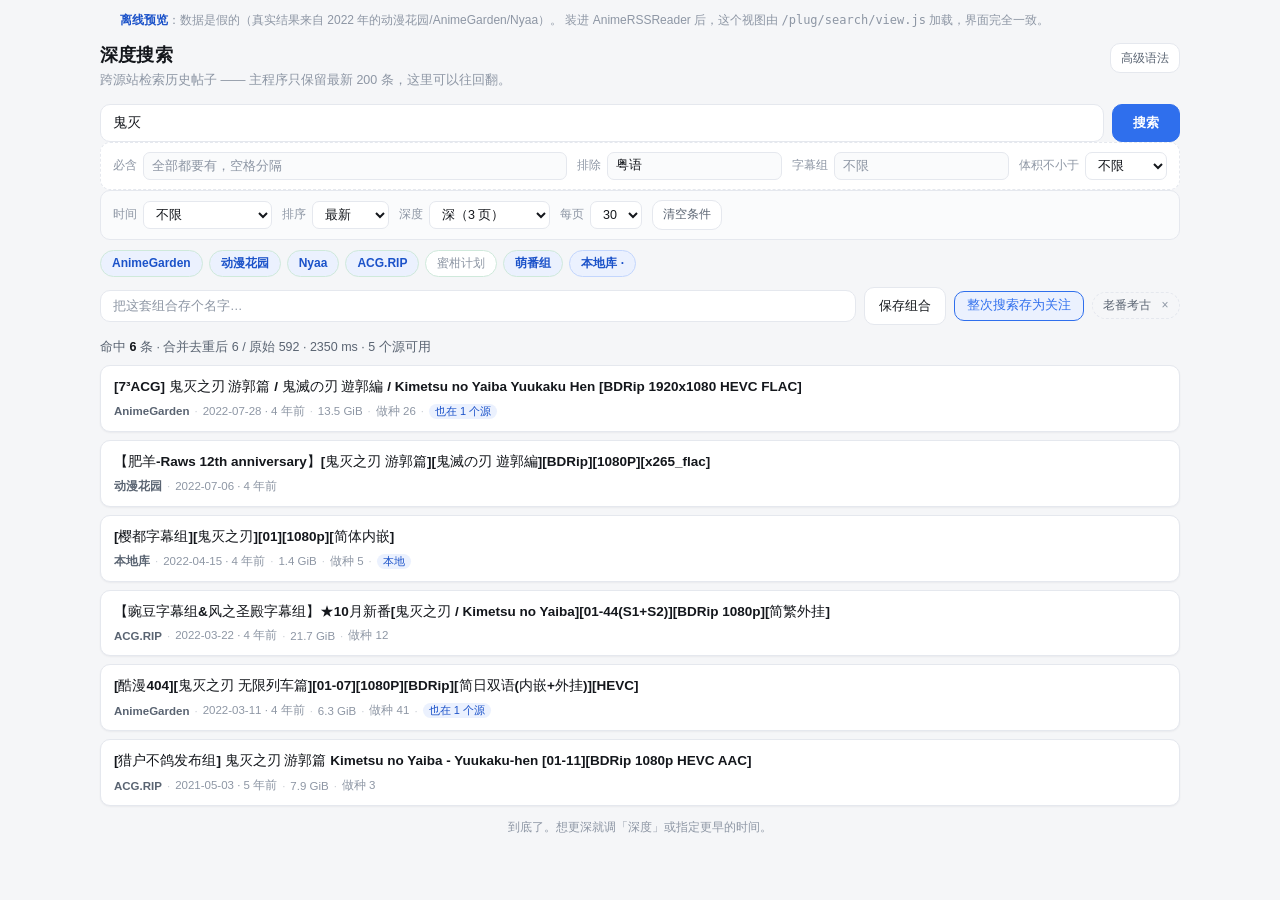
<file: examples/plugins/arr_search/preview/preview.html>
<!DOCTYPE html>
<html lang="zh-CN">
<head>
<meta charset="utf-8">
<title>深度搜索 · 界面预览（假数据）</title>
<link rel="stylesheet" href="../static/view.css">
<style>
  /* 复刻主程序 static/style.css 的 :root 变量，让预览与真实外观一致 */
  :root {
    --bg: #f5f6f8; --panel: #ffffff; --panel-2: #fafbfc; --rail: #fbfbfc;
    --line: #e5e8ee; --line-soft: #eef0f4; --fg: #14171c; --fg-2: #5a6472;
    --fg-3: #8d96a4; --accent: #2f6fed; --accent-soft: #ebf1fe;
    --accent-line: #c3d6fd; --accent-fg: #1b52c9; --ok: #12924f; --warn: #b26a00;
    --shadow-sm: 0 1px 2px rgba(16, 24, 40, .05);
    --shadow: 0 10px 30px rgba(16, 24, 40, .09);
    --r-sm: 7px; --r: 10px; --r-lg: 14px;
    --font: -apple-system, BlinkMacSystemFont, "Segoe UI", "PingFang SC",
            "Hiragino Sans GB", "Microsoft YaHei", sans-serif;
  }
  * { box-sizing: border-box; }
  body {
    margin: 0; background: var(--bg); color: var(--fg); font-family: var(--font);
    font-size: 14px; -webkit-font-smoothing: antialiased;
  }
  .demo-note {
    max-width: 1080px; margin: 0 auto; padding: 12px 20px 0;
    font-size: 12px; color: var(--fg-3);
  }
  .demo-note b { color: var(--accent-fg); }
  .plugin-host { max-width: 1120px; margin: 0 auto; padding: 14px 20px 40px; }
</style>
</head>
<body>
<div class="demo-note">
  <b>离线预览</b>：数据是假的（真实结果来自 2022 年的动漫花园/AnimeGarden/Nyaa）。
  装进 AnimeRSSReader 后，这个视图由 <code>/plug/search/view.js</code> 加载，界面完全一致。
</div>
<div class="plugin-host" id="pluginHost"></div>

<script>
/* ---------- 1. 极简 ARR 替身：只为让 view.js 能注册并被挂载 ---------- */
(function () {
  var views = {};
  window.ARR = {
    version: 1,
    registerView: function (spec) { views[spec.id] = spec; window.__SPEC = spec; return true; },
    getView: function (id) { return views[id] || null; },
    views: function () { return Object.keys(views); },
    on: function () {}, off: function () {}, emit: function () {},
    toast: function (m) { toast(m); },
    esc: esc,
    api: { get: get, send: send },
    openItem: function () {}
  };

  function esc(s) {
    return String(s == null ? "" : s).replace(/[&<>"']/g, function (c) {
      return { "&": "&amp;", "<": "&lt;", ">": "&gt;", '"': "&quot;", "'": "&#39;" }[c];
    });
  }

  var tipBox = null;
  function toast(msg) {
    if (!tipBox) {
      tipBox = document.createElement("div");
      tipBox.style.cssText = "position:fixed;left:50%;bottom:28px;transform:translateX(-50%);" +
        "background:#14171c;color:#fff;padding:8px 14px;border-radius:8px;font-size:12.5px;" +
        "z-index:99;opacity:0;transition:opacity .2s;pointer-events:none";
      document.body.appendChild(tipBox);
    }
    tipBox.textContent = msg;
    tipBox.style.opacity = "1";
    clearTimeout(tipBox._t);
    tipBox._t = setTimeout(function () { tipBox.style.opacity = "0"; }, 1800);
  }

  /* ---------- 2. 假数据（结构与后端 /api/search 一致） ---------- */
  var DATA = [
    { id: "p1", source: "animegarden", sourceName: "AnimeGarden", ts: 1658995200, size: "13.5 GiB",
      seeders: 26, title: "[7³ACG] 鬼灭之刃 游郭篇 / 鬼滅の刃 遊郭編 / Kimetsu no Yaiba Yuukaku Hen [BDRip 1920x1080 HEVC FLAC]",
      magnet: "magnet:?xt=urn:btih:aaaa", alsoIn: ["dmhy"] },
    { id: "p2", source: "dmhy", sourceName: "动漫花园", ts: 1657065600, size: "", seeders: null,
      title: "【肥羊-Raws 12th anniversary】[鬼灭之刃 游郭篇][鬼滅の刃 遊郭編][BDRip][1080P][x265_flac]",
      magnet: "magnet:?xt=urn:btih:bbbb", alsoIn: [] },
    { id: "p3", source: "nyaa", sourceName: "Nyaa", ts: 1634198400, size: "31.6 GiB", seeders: 8,
      title: "[FLE] Kimetsu no Yaiba - S01 REPACK (BD 1080p HEVC x265 10-bit FLAC)",
      magnet: "magnet:?xt=urn:btih:cccc", alsoIn: [] },
    { id: "p4", source: "animegarden", sourceName: "AnimeGarden", ts: 1646956800, size: "6.3 GiB",
      seeders: 41, title: "[酷漫404][鬼灭之刃 无限列车篇][01-07][1080P][BDRip][简日双语(内嵌+外挂)][HEVC]",
      magnet: "magnet:?xt=urn:btih:dddd", alsoIn: ["acgrip"] },
    { id: "p5", source: "acgrip", sourceName: "ACG.RIP", ts: 1647907200, size: "21.7 GiB", seeders: 12,
      title: "【豌豆字幕组&风之圣殿字幕组】★10月新番[鬼灭之刃 / Kimetsu no Yaiba][01-44(S1+S2)][BDRip 1080p][简繁外挂]",
      magnet: "magnet:?xt=urn:btih:eeee", alsoIn: [] },
    { id: "p6", source: "acgrip", sourceName: "ACG.RIP", ts: 1620000000, size: "7.9 GiB", seeders: 3,
      title: "[猎户不鸽发布组] 鬼灭之刃 游郭篇 Kimetsu no Yaiba - Yuukaku-hen [01-11][BDRip 1080p HEVC AAC]",
      magnet: "magnet:?xt=urn:btih:ffff", alsoIn: [] },
    { id: "p7", source: "local", sourceName: "本地库", ts: 1650000000, size: "1.4 GiB", seeders: 5,
      title: "[樱都字幕组][鬼灭之刃][01][1080p][简体内嵌]", magnet: "magnet:?xt=urn:btih:gggg",
      alsoIn: [], local: true, starred: true },
    { id: "p8", source: "dmhy", sourceName: "动漫花园", ts: 1641175200, size: "", seeders: null,
      title: "[Skymoon-Raws] 劇場版「鬼滅之刃」無限列車編 / Kimetsu no Yaiba Mugen Train [BDRip 1080p HEVC]",
      magnet: "magnet:?xt=urn:btih:hhhh", alsoIn: [] }
  ];

  var PROVIDERS = [
    { id: "animegarden", name: "AnimeGarden", home: "https://animes.garden", kind: "online",
      note: "聚合动漫花园/萌番组，支持时间区间 + 深度翻页，找旧帖首选",
      caps: ["date", "fansub", "keyword", "paging"], pageSize: 100, maxPages: 40,
      health: { ok: true, ms: 736, count: 80 } },
    { id: "dmhy", name: "动漫花园", home: "https://share.dmhy.org", kind: "online",
      note: "搜索 RSS 一次 500 条、可回溯数年，但不支持翻页",
      caps: ["keyword"], pageSize: 500, maxPages: 1,
      health: { ok: true, ms: 1060, count: 500 } },
    { id: "nyaa", name: "Nyaa", home: "https://nyaa.si", kind: "online",
      note: "国际站；RSS 不翻页，这里读列表页，每页 75 条可持续往后翻",
      caps: ["keyword", "paging"], pageSize: 75, maxPages: 40,
      health: { ok: true, ms: 1585, count: 150 } },
    { id: "acgrip", name: "ACG.RIP", home: "https://acg.rip", kind: "online",
      note: "每页 30 条、可翻页；画质向字幕组多，旧番留档较全",
      caps: ["keyword", "paging"], pageSize: 30, maxPages: 40,
      health: { ok: true, ms: 2321, count: 60 } },
    { id: "mikan", name: "蜜柑计划", home: "https://mikanani.me", kind: "online",
      note: "搜索一次 100 条、不能翻页；只给种子直链（磁力需自行转换）",
      caps: ["keyword"], pageSize: 100, maxPages: 1,
      health: { ok: true, ms: 7193, count: 100 } },
    { id: "bangumi", name: "萌番组", home: "https://bangumi.moe", kind: "online",
      note: "没有搜索接口：有关键词时只在最近几页里筛，配合时间区间才好用",
      caps: ["paging"], pageSize: 30, maxPages: 60, health: { ok: true, ms: 2220, count: 30 } },
    { id: "local", name: "本地库", home: "", kind: "local",
      note: "只查已抓取入库的条目，不联网；断网时的兜底",
      caps: ["local"], pageSize: 100, maxPages: 20, health: {} }
  ];

  var TIPS = [
    "空格是「任一命中」，+ 是「必须含」，- 是「排除」",
    "字幕组:樱都  /  类型:动画  /  src:dmhy,nyaa",
    "after:2022-01-01 也可以写 after:3y（三年前）",
    "size>1G 只留大于 1G 的；sort:seeders 按做种数排",
    "找不到就加深度：pages:10，或直接圈时间区间"
  ];

  var PRESETS = [
    { id: 1, name: "老番考古", query: "鬼灭 -粤语", sources: ["animegarden", "dmhy"], mode: "3", sort: "date", used: 3 }
  ];

  // 预览里的关注列表：只为了让「关注」按钮有反馈，退出页面就没了
  var WATCHES = [];
  var WATCHED = {};

  function parseQuery(str) {
    var out = { terms: [], must: [], exclude: [], src: null, after: "", before: "", limit: 30, page: 1 };
    (str || "").split(/\s+/).forEach(function (tok) {
      if (!tok) return;
      var sign = tok[0] === "+" || tok[0] === "-" ? tok[0] : "";
      var body = sign ? tok.slice(1) : tok;
      var kv = body.split(":");
      var key = kv[0].toLowerCase();
      if (kv.length > 1) {
        var val = kv.slice(1).join(":");
        if (key === "src") out.src = val.split(",");
        else if (key === "after" || key === "from") out.after = val;
        else if (key === "before" || key === "to") out.before = val;
        else if (key === "字幕组" || key === "fansub") out.fansub = val;
        else out.terms.push(body.toLowerCase());
        return;
      }
      if (sign === "+") out.must.push(body.toLowerCase());
      else if (sign === "-") out.exclude.push(body.toLowerCase());
      else out.terms.push(body.toLowerCase());
    });
    return out;
  }

  function fakeSearch(url) {
    var qs = new URLSearchParams(url.split("?")[1] || "");
    var q = parseQuery(qs.get("q") || "");
    var srcs = (qs.get("src") || "").split(",").filter(Boolean);
    var after = qs.get("after") || q.after;
    var before = qs.get("before") || q.before;
    var sort = qs.get("sort") || "date";
    var limit = parseInt(qs.get("limit"), 10) || 30;
    var page = parseInt(qs.get("page"), 10) || 1;

    // 图形面板的参数和后端一样：并进同一套条件，不是覆盖
    function words(v) {
      return (v || "").split(/[\s,]+/).filter(Boolean).map(function (x) {
        return x.toLowerCase();
      });
    }
    words(qs.get("must")).forEach(function (w) { q.must.push(w); });
    words(qs.get("exclude")).forEach(function (w) { q.exclude.push(w); });
    var fansub = (qs.get("fansub") || "").toLowerCase();
    var sizeMin = sizeBytes(qs.get("sizeMin") || "");

    var afterTs = after ? Date.parse(after + "T00:00:00") / 1000 : 0;
    var beforeTs = before ? Date.parse(before + "T23:59:59") / 1000 : 0;

    var items = DATA.filter(function (it) {
      var hay = (it.title + " " + (it.author || "")).toLowerCase();
      if (srcs.length && srcs.indexOf(it.source) < 0) return false;
      if (q.must.length && q.must.some(function (t) { return hay.indexOf(t) < 0; })) return false;
      if (q.exclude.some(function (t) { return hay.indexOf(t) >= 0; })) return false;
      if (fansub && hay.indexOf(fansub) < 0) return false;
      if (sizeMin && sizeBytes(it.size) < sizeMin) return false;
      if (q.terms.length && !q.terms.some(function (t) { return hay.indexOf(t) >= 0; })) return false;
      if (afterTs && it.ts < afterTs) return false;
      if (beforeTs && it.ts > beforeTs) return false;
      return true;
    });

    if (sort === "seeders") items.sort(function (a, b) { return (b.seeders || 0) - (a.seeders || 0); });
    else if (sort === "size") items.sort(function (a, b) { return sizeBytes(b.size) - sizeBytes(a.size); });
    else items.sort(function (a, b) { return b.ts - a.ts; });

    var hasMore = items.length > limit * page;
    var slice = items.slice((page - 1) * limit, page * limit);

    return {
      ok: true, items: slice, count: slice.length, raw: 592, matched: items.length,
      hasMore: hasMore, cached: false, took: 2350,
      query: {
        raw: qs.get("q"), sources: srcs, sort: sort, pages: 3, page: page,
        anyTerms: q.terms, must: q.must, exclude: q.exclude,
        fansub: fansub, sizeMin: sizeMin, sizeMax: 0
      },
      sources: PROVIDERS.filter(function (p) { return p.kind !== "local"; })
        .filter(function (p) { return !srcs.length || srcs.indexOf(p.id) >= 0; })
        .map(function (p) {
          return Object.assign({}, p.health, { id: p.id, name: p.name, pages: 2,
            hasMore: true, note: "第 1 页", error: "" });
        }),
      explain: [{ id: "animegarden", name: "AnimeGarden",
        caps: ["date", "fansub", "keyword", "paging"],
        pushed: { keyword: q.must.concat(q.terms).join(" "), after: after || "" },
        local: (q.exclude.length ? ["排除：" + q.exclude.join(" / ")] : []), notes: [] }]
    };
  }

  /** 预览里沿用后端那套体积解析，1G / 500M 都认。 */
  function sizeBytes(s) {
    var m = /^\s*([\d.]+)\s*([KMGT])?\s*(?:i?B)?\s*$/i.exec(s || "");
    if (!m) return 0;
    var unit = (m[2] || "B").toUpperCase();
    return Math.round(parseFloat(m[1]) * Math.pow(1024, "BKMGT".indexOf(unit)));
  }

  function get(url) {
    return new Promise(function (resolve) {
      setTimeout(function () {
        if (url.indexOf("/api/search/providers") === 0) {
          resolve({ ok: true, providers: PROVIDERS, defaults: ["animegarden", "dmhy", "nyaa", "acgrip", "bangumi", "local"], pages: 3, tips: TIPS });
        } else if (url.indexOf("/api/search/presets") === 0) {
          resolve({ ok: true, presets: PRESETS, history: [] });
        } else if (url.indexOf("/api/search") === 0) {
          resolve(fakeSearch(url));
        } else resolve({ ok: false, error: "预览里没有这个接口" });
      }, 260);
    });
  }

  function send(method, url, body) {
    return new Promise(function (resolve) {
      setTimeout(function () {
        if (url.indexOf("/api/search/keep") === 0) {
          resolve({ ok: true, added: 1, starred: 1, feed: "search_keep", feedName: "搜索收藏" });
        } else if (url.indexOf("/api/search/watch/status") === 0) {
          var out = {};
          (body.items || []).forEach(function (it) {
            if (WATCHED[it.id]) out[it.id] = WATCHED[it.id];
          });
          resolve({ ok: true, watched: out });
        } else if (url.indexOf("/api/search/watch") === 0) {
          var name = (body.q || "").trim().split(/\s+/)[0] || body.fansub || "未命名关注";
          var wid = "w:" + name;
          var w = WATCHES.filter(function (x) { return x.id === wid; })[0];
          var created = false;
          if (!w) {
            w = { id: wid, name: name, include: name, total: 0 };
            WATCHES.push(w);
            created = true;
          }
          var list = body.items || [];
          if (!list.length && body.all) {
            list = DATA.filter(function (it) {
              return (it.title + " " + (it.author || "")).toLowerCase()
                .indexOf(name.toLowerCase()) >= 0;
            });
          }
          var n = 0;
          list.forEach(function (it) {
            if (!WATCHED[it.id]) { WATCHED[it.id] = wid; n += 1; }
          });
          w.total += n;
          resolve({
            ok: true, created: created, attached: n, addedToStore: n,
            skipped: Math.max(0, list.length - n),
            watch: w, feed: "watch:" + wid,
            // 真实后端只在条件被丢掉时才给 notes，这里固定给一条，
            // 好让预览能看到「规则和检索条件不等价」的提示长什么样
            notes: ["关注规则只保存 关键词 / 排除 / 字幕组 / 来源；时间和体积只影响本次检索"]
          });
        } else if (url.indexOf("/api/search/presets") === 0) {
          if (method === "DELETE") { PRESETS = PRESETS.filter(function (p) { return "/api/search/presets/" + p.id !== url; }); resolve({ ok: true, presets: PRESETS }); }
          else {
            PRESETS.push({ id: Date.now(), name: body.name, query: body.query, sources: body.sources, mode: body.mode, sort: body.sort, used: 0 });
            resolve({ ok: true, presets: PRESETS });
          }
        } else resolve({ ok: true });
      }, 200);
    });
  }

  /* ---------- 3. view.js 加载完后，用它注册的视图挂载 ---------- */
  window.addEventListener("load", function () {
    var spec = window.__SPEC;
    var host = document.getElementById("pluginHost");
    if (!spec) { host.innerHTML = "<p>view.js 没有注册视图</p>"; return; }
    spec.mount(host, {
      id: "search",
      api: { get: get, send: send },
      toast: toast, esc: esc,
      on: function () {}, off: function () {}, emit: function () {},
      openItem: function () {},
      theme: "light", boot: { baseUrl: "" }, baseUrl: ""
    });
    // 预览直接跑一次，省得看着空页面：用图形框那套，顺便演示「不用写语法」
    setTimeout(function () {
      var box = document.getElementById("sqQ");
      if (box) { box.value = "鬼灭"; }
      var ex = document.getElementById("sqExclude");
      if (ex) { ex.value = "粤语"; }
      var go = document.getElementById("sqGo");
      if (go) go.click();
    }, 400);
  });
})();
</script>
<script src="../static/view.js"></script>
</body>
</html>
</file>
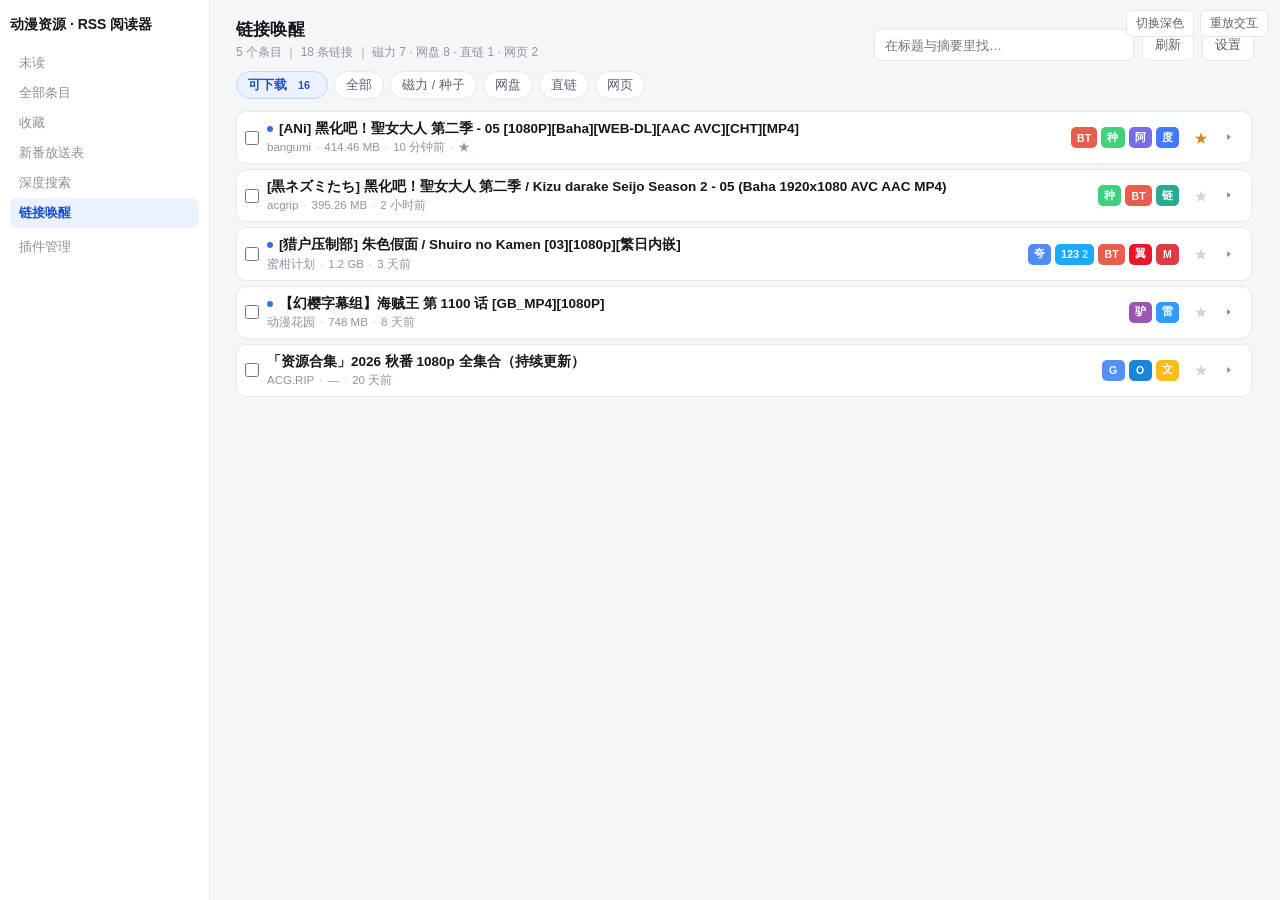
<file: examples/plugins/linkwake/preview/preview.html>
<!DOCTYPE html>
<html lang="zh-CN" data-theme="light">
<head>
<meta charset="utf-8">
<title>链接唤醒 · 离线预览</title>
<style>
  /* 主程序 :root 的变量照抄一份，这样直接双击预览页就能看到真实配色；
     真正的插件在程序里运行时用的是程序自己的变量。 */
  :root {
    --bg: #f5f6f8; --panel: #fff; --panel-2: #fafbfc; --line: #e5e8ee;
    --line-soft: #eef0f4; --fg: #14171c; --fg-2: #5a6472; --fg-3: #8d96a4;
    --accent: #2f6fed; --accent-soft: #ebf1fe; --accent-line: #c3d6fd;
    --accent-fg: #1b52c9; --ok: #12924f; --ok-soft: #e6f7ee;
    --shadow-sm: 0 1px 2px rgba(16,24,40,.05);
    --shadow: 0 10px 30px rgba(16,24,40,.09);
    --r-sm: 7px; --r: 10px; --r-lg: 14px;
    --font: -apple-system, BlinkMacSystemFont, "Segoe UI", "PingFang SC",
            "Microsoft YaHei", Roboto, Arial, sans-serif;
    --mono: ui-monospace, SFMono-Regular, Menlo, Consolas, monospace;
  }
  html[data-theme="dark"] {
    --bg: #0e1116; --panel: #161a21; --panel-2: #1b2029; --line: #262c37;
    --line-soft: #1f242d; --fg: #e8ecf2; --fg-2: #a8b2c1; --fg-3: #78828f;
    --accent: #4c86f5; --accent-soft: #1c2740; --accent-line: #2c4270;
    --accent-fg: #8fb4ff; --ok: #4ade80; --ok-soft: #14301f;
    --shadow-sm: 0 1px 2px rgba(0,0,0,.4);
    --shadow: 0 10px 30px rgba(0,0,0,.5);
  }
  * { box-sizing: border-box; }
  /* 主程序有这条兜底，预览页也得有，否则 [hidden] 会被组件的 display 盖掉 */
  [hidden] { display: none !important; }
  body {
    margin: 0; background: var(--bg); color: var(--fg);
    font-family: var(--font); font-size: 14px;
  }
  /* 极简的主程序替身：左边一条假侧栏，右边是视图区 */
  .fake-app { display: grid; grid-template-columns: 210px 1fr; height: 100vh; }
  .fake-side {
    background: var(--panel); border-right: 1px solid var(--line);
    padding: 16px 10px; font-size: 13px; color: var(--fg-2);
  }
  .fake-side b { display: block; margin-bottom: 14px; font-size: 14px; color: var(--fg); }
  .fake-side .on {
    background: var(--accent-soft); color: var(--accent-fg);
    border-radius: 7px; padding: 6px 9px; font-weight: 600; margin-bottom: 4px;
  }
  .fake-side .item { padding: 6px 9px; opacity: .7; }
  .fake-main { min-width: 0; display: flex; flex-direction: column; }
  #view { flex: 1; min-height: 0; }
  #toast {
    position: fixed; left: 50%; bottom: 26px; transform: translateX(-50%);
    background: var(--fg); color: var(--panel); font-size: 12.5px;
    padding: 8px 14px; border-radius: 8px; opacity: 0; transition: opacity .2s;
    pointer-events: none; z-index: 99; max-width: 70vw;
  }
  #toast.on { opacity: .94; }
  .fake-bar {
    position: fixed; right: 12px; top: 10px; display: flex; gap: 6px; z-index: 70;
  }
  .fake-bar button {
    font: inherit; font-size: 12px; padding: 4px 9px; cursor: pointer;
    color: var(--fg-2); background: var(--panel); border: 1px solid var(--line);
    border-radius: 6px;
  }
</style>
<link rel="stylesheet" href="../static/view.css">
</head>
<body>
<div class="fake-bar">
  <button id="theme">切换深色</button>
  <button id="again">重放交互</button>
</div>
<div class="fake-app">
  <div class="fake-side">
    <b>动漫资源 · RSS 阅读器</b>
    <div class="item">未读</div>
    <div class="item">全部条目</div>
    <div class="item">收藏</div>
    <div class="item">新番放送表</div>
    <div class="item">深度搜索</div>
    <div class="on">链接唤醒</div>
    <div class="item">插件管理</div>
  </div>
  <div class="fake-main"><div id="view"></div></div>
</div>
<div id="toast"></div>

<script>
/* ------------------------------------------------------------------
 * 假宿主：只实现 view.js 真正用到的那几个 ctx 方法。
 * 数据是编的，但结构、字段名、取值都照抄 /api/linkwake 的真实返回，
 * 所以这里看到的界面与程序里一致。
 * ------------------------------------------------------------------ */
(function () {
  function group(pid, name, badge, kind, color, urls, pwd) {
    return { pid: pid, name: name, badge: badge, kind: kind, color: color,
             note: "", urls: urls, count: urls.length, pwd: pwd || "" };
  }

  var ENTRIES = [
    {
      id: "it-1", source: "bangumi", size: "414.46 MB", pubdate: "",
      ts: Math.floor(Date.now() / 1000) - 600, starred: true, read: false,
      title: "[ANi] 黑化吧！聖女大人 第二季 - 05 [1080P][Baha][WEB-DL][AAC AVC][CHT][MP4]",
      links: [], count: 4,
      groups: [
        group("magnet", "磁力链接", "BT", "bt", "#e74c3c",
              ["magnet:?xt=urn:btih:420978f3bc68e3fc060fd9671883776da064a7af"]),
        group("torrent", "种子文件", "种", "bt", "#2ecc71",
              ["https://acg.rip/t/366484.torrent"]),
        group("alipan", "阿里云盘", "阿", "pan", "#6c5ce7",
              ["https://www.alipan.com/s/NRK4bk1dFSa"]),
        group("baidu", "百度网盘", "度", "pan", "#2f6bff",
              ["https://pan.baidu.com/s/1bKEvn_4GB5Vg6PFK3o-cNA?pwd=orio"], "orio"),
        group("web", "网页", "网", "web", "#8a8f98",
              ["https://bangumi.moe/torrent/6ae3713c992853e4c951d745"])
      ]
    },
    {
      id: "it-2", source: "acgrip", size: "395.26 MB", pubdate: "",
      ts: Math.floor(Date.now() / 1000) - 7200, starred: false, read: true,
      title: "[黒ネズミたち] 黑化吧！聖女大人 第二季 / Kizu darake Seijo Season 2 - 05 (Baha 1920x1080 AVC AAC MP4)",
      links: [], count: 3,
      groups: [
        group("torrent", "种子文件", "种", "bt", "#2ecc71",
              ["https://acg.rip/t/366483.torrent"]),
        group("magnet", "磁力链接", "BT", "bt", "#e74c3c",
              ["magnet:?xt=urn:btih:7b625cafd7e7653613473239ff871463d2c0f9f4"]),
        group("file", "直链文件", "链", "file", "#16a085",
              ["https://rr1---nfo.ouo.si/%5BDynamis%20One%5D%20Kizu.mkv?v=pre-20260429"])
      ]
    },
    {
      id: "it-3", source: "蜜柑计划", size: "1.2 GB", pubdate: "",
      ts: Math.floor(Date.now() / 1000) - 86400 * 3, starred: false, read: false,
      title: "[猎户压制部] 朱色假面 / Shuiro no Kamen [03][1080p][繁日内嵌]",
      links: [], count: 6,
      groups: [
        group("quark", "夸克网盘", "夸", "pan", "#3b82f6",
              ["https://pan.quark.cn/s/abcdef123456"]),
        group("pan123", "123 云盘", "123", "pan", "#00a3ff",
              ["https://www.123pan.com/s/xyzABC", "https://www.123pan.com/s/xyzDEF"]),
        group("magnet", "磁力链接", "BT", "bt", "#e74c3c",
              ["magnet:?xt=urn:btih:adc4b295de2df7b1f01ca7ccb2bdf2cafc41feb7"]),
        group("tianyi", "天翼云盘", "翼", "pan", "#e60012",
              ["https://cloud.189.cn/t/abcdefg"]),
        group("mega", "MEGA", "M", "pan", "#d9272e",
              ["https://mega.nz/file/abc123"]),
        group("web", "网页", "网", "web", "#8a8f98",
              ["https://jq.qq.com/?_wv=1027&k=Svfa0KHD"])
      ]
    },
    {
      id: "it-4", source: "动漫花园", size: "748 MB", pubdate: "",
      ts: Math.floor(Date.now() / 1000) - 86400 * 8, starred: false, read: false,
      title: "【幻樱字幕组】海贼王 第 1100 话 [GB_MP4][1080P]",
      links: [], count: 2,
      groups: [
        group("ed2k", "eD2k 电驴", "驴", "bt", "#8e44ad",
              ["ed2k://|file|OnePiece-1100.mkv|784334848|A1B2C3D4E5F6|/"]),
        group("thunder", "迅雷专用链", "雷", "bt", "#1e90ff",
              ["thunder://QUFodHRwOi8vZXhhbXBsZS5jb20vYS5ta3Y="])
      ]
    },
    {
      id: "it-5", source: "ACG.RIP", size: "—", pubdate: "",
      ts: Math.floor(Date.now() / 1000) - 86400 * 20, starred: false, read: true,
      title: "「资源合集」2026 秋番 1080p 全集合（持续更新）",
      links: [], count: 3,
      groups: [
        group("gdrive", "Google Drive", "G", "pan", "#4285f4",
              ["https://drive.google.com/drive/folders/1lA8TUzq2llGDyAgveD7FW8FjFhsW2x50"]),
        group("onedrive", "OneDrive", "O", "pan", "#0078d4",
              ["https://1drv.ms/u/s!AbCdEfGh"]),
        group("wenshushu", "文叔叔", "文", "pan", "#ffb400",
              ["https://www.wenshushu.cn/f/abc123"])
      ]
    }
  ];

  var COUNTS = { items: ENTRIES.length, links: 18, bt: 7, pan: 8, file: 1, web: 2 };

  var PROVIDERS = [
    { id: "magnet", name: "磁力链接", badge: "BT", kind: "bt", color: "#e74c3c" },
    { id: "ed2k", name: "eD2k 电驴", badge: "驴", kind: "bt", color: "#8e44ad" },
    { id: "thunder", name: "迅雷专用链", badge: "雷", kind: "bt", color: "#1e90ff" },
    { id: "torrent", name: "种子文件", badge: "种", kind: "bt", color: "#2ecc71" },
    { id: "baidu", name: "百度网盘", badge: "度", kind: "pan", color: "#2f6bff" },
    { id: "alipan", name: "阿里云盘", badge: "阿", kind: "pan", color: "#6c5ce7" },
    { id: "quark", name: "夸克网盘", badge: "夸", kind: "pan", color: "#3b82f6" },
    { id: "pan123", name: "123 云盘", badge: "123", kind: "pan", color: "#00a3ff" },
    { id: "tianyi", name: "天翼云盘", badge: "翼", kind: "pan", color: "#e60012" },
    { id: "gdrive", name: "Google Drive", badge: "G", kind: "pan", color: "#4285f4" },
    { id: "onedrive", name: "OneDrive", badge: "O", kind: "pan", color: "#0078d4" },
    { id: "mega", name: "MEGA", badge: "M", kind: "pan", color: "#d9272e" },
    { id: "wenshushu", name: "文叔叔", badge: "文", kind: "pan", color: "#ffb400" },
    { id: "file", name: "直链文件", badge: "链", kind: "file", color: "#16a085" },
    { id: "web", name: "网页", badge: "网", kind: "web", color: "#8a8f98" }
  ];

  function defApps() {
    var out = {};
    PROVIDERS.forEach(function (p) {
      out[p.id] = { mode: p.kind === "pan" ? "web" : "open",
                    scheme: "", exe: "", args: "{url}" };
    });
    return out;
  }

  window.__lwCalls = [];
  var cfg = { apps: defApps(),
              qb: { url: "http://127.0.0.1:8080", user: "admin",
                    savepath: "D:/downloads", passwordSet: true },
              aria2: { url: "", tokenSet: false, dir: "" } };

  function filterEntries(kind) {
    if (kind === "all" || !kind) return ENTRIES;
    return ENTRIES.map(function (e) {
      var gs = e.groups.filter(function (g) {
        if (kind === "dl") return g.kind !== "web";
        return g.kind === kind;
      });
      return Object.assign({}, e, { groups: gs, count: gs.length });
    }).filter(function (e) { return e.groups.length; });
  }

  window.__lwSetKind = function (kind) {
    window.__lwCounts = COUNTS;
    return { ok: true, entries: filterEntries(kind), counts: COUNTS,
             scanned: 120, kind: kind, providers: PROVIDERS,
             modes: [{ id: "open", text: "系统默认程序" },
                     { id: "web", text: "浏览器打开" },
                     { id: "copy", text: "只复制不启动" },
                     { id: "scheme", text: "客户端协议" },
                     { id: "app", text: "指定程序" }],
             cfg: cfg, opt: { allowRemote: false, autoPwd: true,
                              onlyDownloadable: true, pageSize: 40 },
             env: { canWake: true, dataDir: "（预览）", os: "nt" } };
  };

  var toastEl = document.getElementById("toast");
  var toastTimer = null;

  window.ARR = {
    _views: [],
    // 预览页没有阅读区，但 view.js 在加载时就会订阅 article:open，
    // 这里没有 on() 的话整段脚本会抛错，预览页直接白屏。
    on: function () { return function () {}; },
    off: function () {},
    emit: function () {},
    toast: function (m) {
      toastEl.textContent = m;
      toastEl.className = "on";
      clearTimeout(toastTimer);
      toastTimer = setTimeout(function () { toastEl.className = ""; }, 2400);
    },
    registerView: function (spec) {
      window.ARR._views.push(spec);
      var host = document.getElementById("view");
      spec.mount(host, {
        toast: function (msg) {
          toastEl.textContent = msg;
          toastEl.className = "on";
          clearTimeout(toastTimer);
          toastTimer = setTimeout(function () { toastEl.className = ""; }, 2400);
        },
        esc: function (s) {
          return String(s == null ? "" : s)
            .replace(/&/g, "&amp;").replace(/</g, "&lt;")
            .replace(/>/g, "&gt;").replace(/"/g, "&quot;");
        },
        openItem: function (id) { window.__lwCalls.push(["openItem", id]); },
        api: {
          get: function (url) {
            if (/\/item\//.test(url || "")) {
              return Promise.resolve({ ok: false });   // 预览页没有阅读区
            }
            var m = /kind=([a-z]+)/.exec(url || "");
            return Promise.resolve(window.__lwSetKind(m ? m[1] : "dl"));
          },
          send: function (method, url, body) {
            window.__lwCalls.push([method, url, body]);
            if (url.indexOf("/star") >= 0) {
              return Promise.resolve({ ok: true, item: body });
            }
            if (url.indexOf("/wake") >= 0) {
              return Promise.resolve({ ok: true, action: "open",
                                       detail: "已交给系统默认程序",
                                       url: body.url });
            }
            if (url.indexOf("/probe") >= 0) {
              return Promise.resolve({ ok: true, detail: "qBittorrent v4.6.2 已连通" });
            }
            if (url.indexOf("/apps") >= 0) {
              if (body && body.apps) {
                Object.keys(body.apps).forEach(function (k) {
                  cfg.apps[k] = body.apps[k];
                });
              }
              if (body && body.qb) cfg.qb.url = body.qb.url || cfg.qb.url;
              return Promise.resolve({ ok: true, cfg: cfg });
            }
            if (url.indexOf("/batch") >= 0) {
              return Promise.resolve({ ok: true, action: body.action,
                                       count: (body.urls || []).length });
            }
            return Promise.resolve({ ok: true });
          }
        }
      });
    }
  };

  document.getElementById("theme").addEventListener("click", function () {
    var html = document.documentElement;
    var dark = html.getAttribute("data-theme") === "dark";
    html.setAttribute("data-theme", dark ? "light" : "dark");
    this.textContent = dark ? "切换深色" : "切换浅色";
  });
  document.getElementById("again").addEventListener("click", function () {
    // 原来这里手动重新 mount，引用的 __fmApi 根本不存在。重载最省事。
    location.reload();
  });
})();
</script>
<script src="../static/view.js"></script>
<script>
/* 让「重放」按钮也能用同一套 ctx（上面那个先简化了，这里补回 api） */
window.__fmApi = {
  get: function (url) {
    var m = /kind=([a-z]+)/.exec(url || "");
    return Promise.resolve(window.__lwSetKind(m ? m[1] : "dl"));
  },
  send: function (method, url, body) {
    window.__lwCalls.push([method, url, body]);
    return Promise.resolve({ ok: true, action: "open", count: 1,
                             detail: "已交给系统默认程序", cfg: {} });
  }
};
</script>
</body>
</html>
</file>
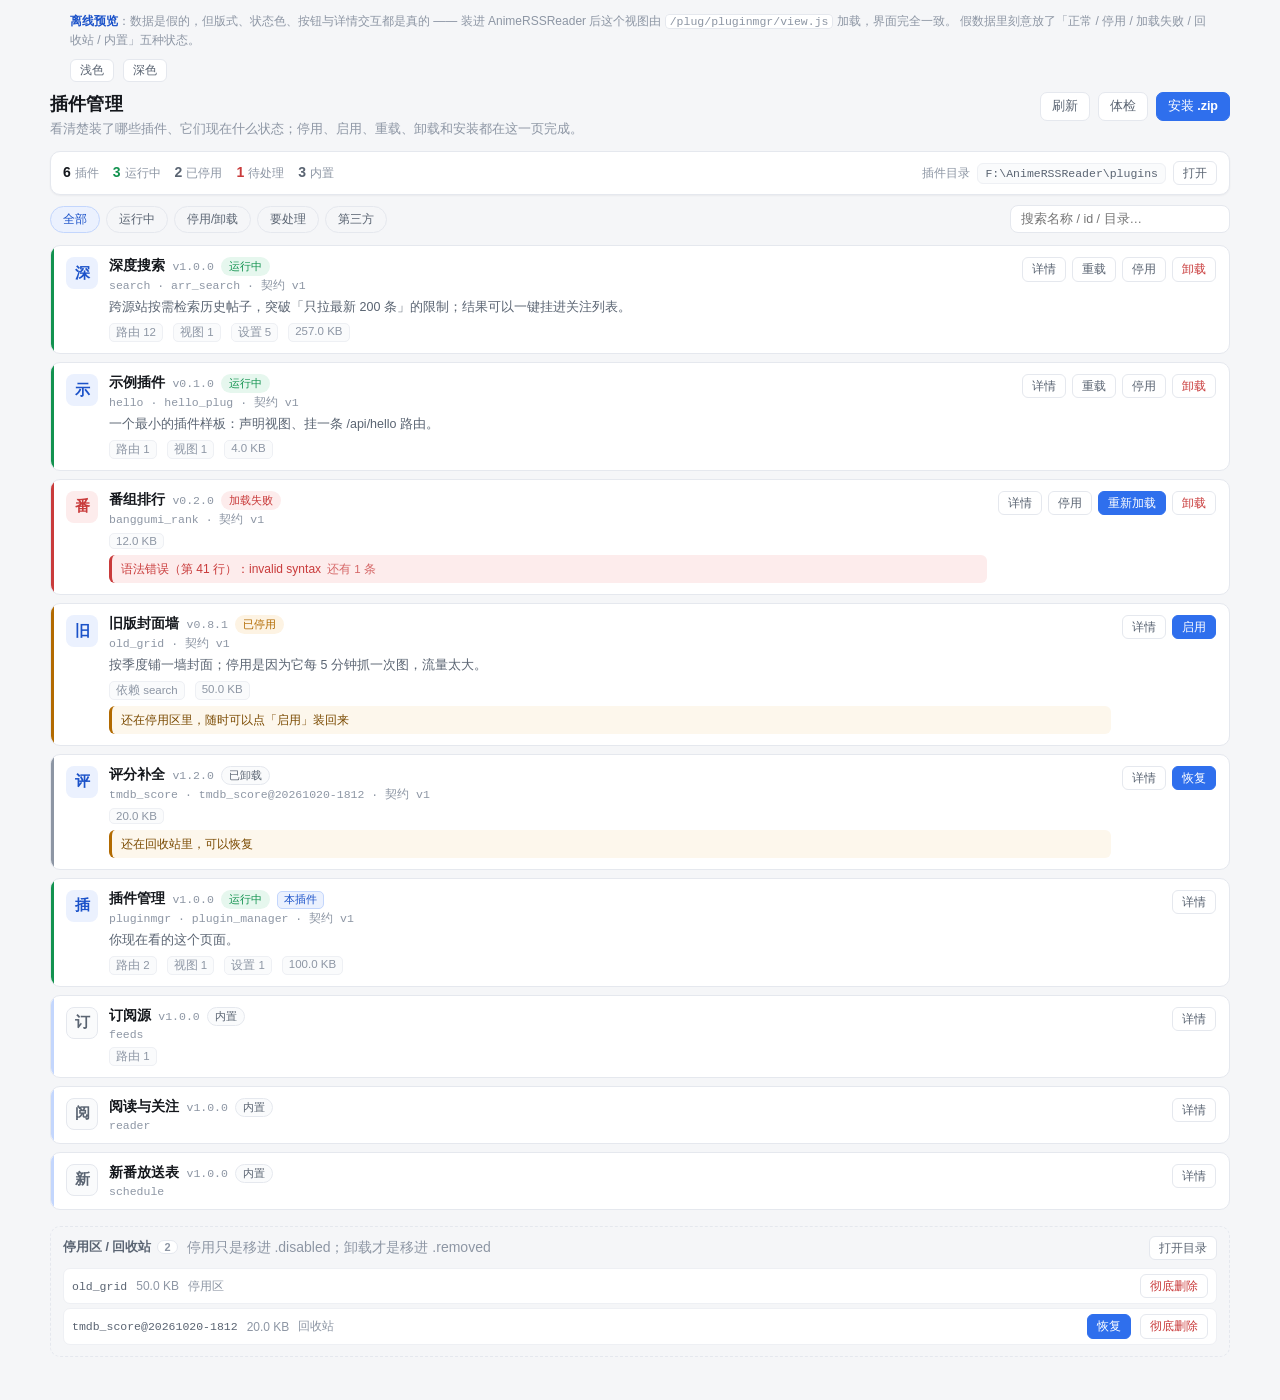
<file: examples/plugins/plugin_manager/preview/preview.html>
<!DOCTYPE html>
<html lang="zh-CN">
<head>
<meta charset="utf-8">
<title>插件管理 · 界面预览（假数据）</title>
<link rel="stylesheet" href="../static/view.css">
<style>
  /* 复刻主程序 static/style.css 的 :root 变量，让预览与真实外观一致 */
  :root {
    --bg: #f5f6f8; --panel: #ffffff; --panel-2: #fafbfc; --rail: #fbfbfc;
    --line: #e5e8ee; --line-soft: #eef0f4; --fg: #14171c; --fg-2: #5a6472;
    --fg-3: #8d96a4; --accent: #2f6fed; --accent-soft: #ebf1fe;
    --accent-line: #c3d6fd; --accent-fg: #1b52c9; --ok: #12924f;
    --ok-soft: #e6f7ee; --warn: #b26a00;
    --shadow-sm: 0 1px 2px rgba(16, 24, 40, .05);
    --shadow: 0 10px 30px rgba(16, 24, 40, .09);
    --r-sm: 7px; --r: 10px; --r-lg: 14px;
    --mono: ui-monospace, SFMono-Regular, Menlo, Consolas, monospace;
    --font: -apple-system, BlinkMacSystemFont, "Segoe UI", "PingFang SC",
            "Hiragino Sans GB", "Microsoft YaHei", sans-serif;
  }
  /* 主程序在 html[data-theme="dark"] 里换掉的变量，预览也要有一份 */
  html[data-theme="dark"] {
    --bg: #0f1115; --panel: #16181d; --panel-2: #1a1d23; --rail: #121419;
    --line: #262a32; --line-soft: #20242b; --fg: #e9ecf1; --fg-2: #a1aab8;
    --fg-3: #737d8c; --accent: #5b8dff; --accent-soft: #1b2437;
    --accent-line: #2d3f63; --accent-fg: #8aaeff; --ok: #34d17f;
    --ok-soft: #122b1f; --warn: #e2a33c;
    --shadow-sm: 0 1px 2px rgba(0, 0, 0, .3);
    --shadow: 0 14px 40px rgba(0, 0, 0, .5);
  }
  * { box-sizing: border-box; }
  body {
    margin: 0; background: var(--bg); color: var(--fg); font-family: var(--font);
    font-size: 14px; -webkit-font-smoothing: antialiased;
  }
  .demo-note {
    max-width: 1180px; margin: 0 auto; padding: 12px 20px 0;
    font-size: 12px; color: var(--fg-3); line-height: 1.6;
  }
  .demo-note b { color: var(--accent-fg); }
  .demo-note code {
    font-family: var(--mono); font-size: 11.5px; background: var(--panel);
    border: 1px solid var(--line); border-radius: 4px; padding: 0 4px;
  }
  .demo-switch {
    max-width: 1180px; margin: 8px auto 0; padding: 0 20px;
    font-size: 12px; color: var(--fg-3);
  }
  .demo-switch button {
    font-family: inherit; font-size: 11.5px; padding: 3px 9px; cursor: pointer;
    border: 1px solid var(--line); background: var(--panel); color: var(--fg-2);
    border-radius: 6px; margin-right: 6px;
  }
  .plugin-host { max-width: 1220px; margin: 0 auto; padding: 10px 20px 40px; }
</style>
</head>
<body>
<div class="demo-note">
  <b>离线预览</b>：数据是假的，但版式、状态色、按钮与详情交互都是真的 ——
  装进 AnimeRSSReader 后这个视图由 <code>/plug/pluginmgr/view.js</code> 加载，界面完全一致。
  假数据里刻意放了「正常 / 停用 / 加载失败 / 回收站 / 内置」五种状态。
</div>
<div class="demo-switch">
  <button onclick="setTheme('')">浅色</button>
  <button onclick="setTheme('dark')">深色</button>
</div>
<div class="plugin-host" id="pluginHost"></div>

<script>
function setTheme(t) {
  if (t) document.documentElement.setAttribute("data-theme", t);
  else document.documentElement.removeAttribute("data-theme");
}

/* ---------- 假数据：结构与 /api/pluginmgr 一致 ---------- */
var NOW = Math.floor(Date.now() / 1000);

var ENTRIES = [
  {
    id: "search", name: "深度搜索", version: "1.0.0", apiVersion: "1",
    builtin: false, loaded: true, enabled: true, state: "normal", stateText: "运行中",
    dirname: "arr_search", bucket: "plugins", isSelf: false,
    path: "F:\\AnimeRSSReader\\plugins\\arr_search",
    relPath: "arr_search", kind: "package", size: 263168, files: 30,
    mtime: NOW - 3600 * 5, sizeText: "257.0 KB",
    summary: "跨源站按需检索历史帖子，突破「只拉最新 200 条」的限制；" +
      "结果可以一键挂进关注列表。",
    moduleClass: "SearchModule",
    file: "F:\\AnimeRSSReader\\plugins\\arr_search\\module.py",
    depends: [], routes: [
      "GET /api/search", "GET /api/search/providers", "GET /api/search/presets",
      "POST /api/search/presets", "DELETE /api/search/presets/{pid}",
      "GET /api/search/history", "GET /api/search/keep", "POST /api/search/keep",
      "POST /api/search/watch", "GET /api/search/watches",
      "POST /api/search/watch/status", "POST /api/search/cache/clear"
    ],
    views: ["search"], settings: ["searchSources", "searchPages", "searchTimeout",
      "searchCache", "searchKeepStar"], assets: true,
    canDisable: true, canEnable: false, canReload: true, canRemove: true,
    canRestore: false, soft: false, warnings: []
  },
  {
    id: "hello", name: "示例插件", version: "0.1.0", apiVersion: "1",
    builtin: false, loaded: true, enabled: true, state: "normal", stateText: "运行中",
    dirname: "hello_plug", bucket: "plugins", isSelf: false,
    path: "F:\\AnimeRSSReader\\plugins\\hello_plug", relPath: "hello_plug",
    kind: "package", size: 4096, files: 3, mtime: NOW - 600, sizeText: "4.0 KB",
    summary: "一个最小的插件样板：声明视图、挂一条 /api/hello 路由。",
    moduleClass: "HelloModule",
    file: "F:\\AnimeRSSReader\\plugins\\hello_plug\\__init__.py",
    depends: [], routes: ["GET /api/hello"], views: ["hello"], settings: [],
    assets: true, canDisable: true, canEnable: false, canReload: true,
    canRemove: true, canRestore: false, soft: false, warnings: []
  },
  {
    id: "banggumi_rank", name: "番组排行", version: "0.2.0", apiVersion: "1",
    builtin: false, loaded: false, enabled: false, state: "broken",
    stateText: "加载失败", dirname: "banggumi_rank", bucket: "plugins",
    isSelf: false, path: "F:\\AnimeRSSReader\\plugins\\banggumi_rank",
    relPath: "banggumi_rank", kind: "package", size: 12288, files: 5,
    mtime: NOW - 86400 * 3, sizeText: "12.0 KB", summary: "",
    moduleClass: "", file: "",
    depends: [], routes: [], views: [], settings: [], assets: false,
    canDisable: true, canEnable: true, canReload: false, canRemove: true,
    canRestore: false, soft: false,
    warnings: ["语法错误（第 41 行）：invalid syntax",
      "目录正常但没加载成功，可能 id 与内置模块重名（内置优先，插件会被跳过）"]
  },
  {
    id: "old_grid", name: "旧版封面墙", version: "0.8.1", apiVersion: "1",
    builtin: false, loaded: false, enabled: false, state: "disabled",
    stateText: "已停用", dirname: "old_grid", bucket: ".disabled", isSelf: false,
    path: "F:\\AnimeRSSReader\\plugins\\.disabled\\old_grid", relPath: ".disabled/old_grid",
    kind: "package", size: 51200, files: 9, mtime: NOW - 86400 * 20,
    sizeText: "50.0 KB",
    summary: "按季度铺一墙封面；停用是因为它每 5 分钟抓一次图，流量太大。",
    moduleClass: "GridModule", file: "", depends: ["search"], routes: [],
    views: [], settings: [], assets: true,
    canDisable: false, canEnable: true, canReload: false, canRemove: false,
    canRestore: false, soft: false,
    warnings: ["还在停用区里，随时可以点「启用」装回来"]
  },
  {
    id: "tmdb_score", name: "评分补全", version: "1.2.0", apiVersion: "1",
    builtin: false, loaded: false, enabled: false, state: "removed",
    stateText: "已卸载", dirname: "tmdb_score@20261020-1812", bucket: ".removed",
    isSelf: false,
    path: "F:\\AnimeRSSReader\\plugins\\.removed\\tmdb_score@20261020-1812",
    relPath: ".removed/tmdb_score@20261020-1812", kind: "package",
    size: 20480, files: 6, mtime: NOW - 86400 * 8, sizeText: "20.0 KB",
    summary: "", moduleClass: "ScoreModule", file: "", depends: [], routes: [],
    views: [], settings: [], assets: false,
    canDisable: false, canEnable: true, canReload: false, canRemove: false,
    canRestore: true, soft: false,
    warnings: ["还在回收站里，可以恢复"]
  },
  {
    id: "pluginmgr", name: "插件管理", version: "1.0.0", apiVersion: "1",
    builtin: false, loaded: true, enabled: true, state: "normal", stateText: "运行中",
    dirname: "plugin_manager", bucket: "plugins", isSelf: true,
    path: "F:\\AnimeRSSReader\\plugins\\plugin_manager", relPath: "plugin_manager",
    kind: "package", size: 102400, files: 12, mtime: NOW - 120, sizeText: "100.0 KB",
    summary: "你现在看的这个页面。",
    moduleClass: "PluginManagerModule",
    file: "F:\\AnimeRSSReader\\plugins\\plugin_manager\\module.py",
    depends: [], routes: ["GET /api/pluginmgr", "POST /api/pluginmgr/action"],
    views: ["pluginmgr"], settings: ["pmAutoSoft"], assets: true,
    canDisable: true, canEnable: false, canReload: true, canRemove: true,
    canRestore: false, soft: false, warnings: []
  },
  { id: "feeds", name: "订阅源", version: "1.0.0", apiVersion: "1", builtin: true,
    loaded: true, enabled: true, state: "core", stateText: "内置", dirname: "",
    bucket: "", isSelf: false, path: "", relPath: "", kind: "builtin", size: 0,
    files: 0, mtime: 0, sizeText: "", summary: "", moduleClass: "",
    file: "", depends: [], routes: ["GET /api/feeds"], views: [], settings: [],
    assets: false, canDisable: false, canEnable: false, canReload: false,
    canRemove: false, canRestore: false, soft: false, warnings: [] },
  { id: "reader", name: "阅读与关注", version: "1.0.0", apiVersion: "1", builtin: true,
    loaded: true, enabled: true, state: "core", stateText: "内置", dirname: "",
    bucket: "", isSelf: false, path: "", relPath: "", kind: "builtin", size: 0,
    files: 0, mtime: 0, sizeText: "", summary: "", moduleClass: "",
    file: "", depends: [], routes: [], views: [], settings: [], assets: false,
    canDisable: false, canEnable: false, canReload: false, canRemove: false,
    canRestore: false, soft: false, warnings: [] },
  { id: "schedule", name: "新番放送表", version: "1.0.0", apiVersion: "1", builtin: true,
    loaded: true, enabled: true, state: "core", stateText: "内置", dirname: "",
    bucket: "", isSelf: false, path: "", relPath: "", kind: "builtin", size: 0,
    files: 0, mtime: 0, sizeText: "", summary: "", moduleClass: "",
    file: "", depends: [], routes: [], views: [], settings: [], assets: false,
    canDisable: false, canEnable: false, canReload: false, canRemove: false,
    canRestore: false, soft: false, warnings: [] }
];

var DATA = {
  ok: true,
  env: {
    root: "F:\\AnimeRSSReader\\plugins", rootExists: true, writable: true,
    platform: "win32", coreVersion: "2.1.0", apiVersion: "1",
    dataDir: "F:\\AnimeRSSReader\\data", moduleId: "pluginmgr"
  },
  entries: ENTRIES,
  counts: { total: 6, on: 3, off: 2, bad: 1, core: 3, trash: 1 },
  issues: [
    { id: "banggumi_rank", name: "番组排行", state: "broken", level: "error",
      text: "语法错误（第 41 行）：invalid syntax" },
    { id: "old_grid", name: "旧版封面墙", state: "disabled", level: "warn",
      text: "还在停用区里，随时可以点「启用」装回来" },
    { id: "tmdb_score", name: "评分补全", state: "removed", level: "warn",
      text: "还在回收站里，可以恢复" }
  ],
  trash: [
    { id: "old_grid", name: "旧版封面墙", dirname: "old_grid", token: "old_grid",
      sizeText: "50.0 KB", mtime: NOW - 86400 * 20, state: "disabled" },
    { id: "tmdb_score", name: "评分补全", dirname: "tmdb_score@20261020-1812",
      token: "tmdb_score@20261020-1812", sizeText: "20.0 KB",
      mtime: NOW - 86400 * 8, state: "removed" }
  ],
  notes: { old_grid: "等它把抓图间隔改成可配置再开" },
  journal: [],
  serverTime: NOW
};

var DETAIL = {
  search: Object.assign({}, ENTRIES[0], {
    fileList: [
      { path: "__init__.py", size: 2117 }, { path: "module.py", size: 22140 },
      { path: "query.py", size: 15233 }, { path: "model.py", size: 9121 },
      { path: "net.py", size: 6620 }, { path: "storage.py", size: 8113 },
      { path: "watchbridge.py", size: 9344 }, { path: "providers/base.py", size: 5602 },
      { path: "providers/animegarden.py", size: 6711 },
      { path: "providers/nyaa.py", size: 5883 },
      { path: "static/view.js", size: 31042 }, { path: "static/view.css", size: 11293 }
    ],
    source: {
      path: "module.py",
      text: "# -*- coding: utf-8 -*-\n\"\"\"深度搜索模块：把「只能看最新 200 条」这件事补上。\"\"\"\n" +
        "import os\nimport threading\n\nfrom anime_rss.kernel.http import Response\n" +
        "from anime_rss.module import Module\n\n\nclass SearchModule(Module):\n" +
        "    id = \"search\"\n    name = \"深度搜索\"\n    version = \"1.0.0\"\n"
    },
    notes: ""
  }),
  hello: Object.assign({}, ENTRIES[1], {
    fileList: [{ path: "__init__.py", size: 438 },
            { path: "static/view.js", size: 96 }],
    source: { path: "__init__.py", text:
      "# -*- coding: utf-8 -*-\nfrom anime_rss.module import Module\n" +
      "from anime_rss.kernel.http import Response\n\n\nclass HelloModule(Module):\n" +
      "    id = \"hello\"\n    name = \"示例插件\"\n    version = \"0.1.0\"\n" },
    notes: ""
  })
};

ENTRIES.forEach(function (e) {
  if (DETAIL[e.id]) return;
  DETAIL[e.id] = Object.assign({}, e, {
    fileList: e.path ? [{ path: "__init__.py", size: 512 }] : [],
    source: {}, notes: DATA.notes[e.id] || ""
  });
});

/* ---------- 极简 ARR 替身：只为让 view.js 能注册并被挂载 ---------- */
(function () {
  var views = {};
  window.ARR = {
    version: 1,
    registerView: function (spec) {
      views[spec.id] = spec;
      window.__SPEC = spec;
      return true;
    },
    getView: function (id) { return views[id] || null; },
    views: function () { return Object.keys(views); },
    on: function () {}, off: function () {}, emit: function () {},
    toast: function (m) { toast(m); },
    esc: esc,
    api: { get: get, send: send },
    openItem: function () {}
  };

  function esc(s) {
    return String(s == null ? "" : s).replace(/[&<>"']/g, function (c) {
      return { "&": "&amp;", "<": "&lt;", ">": "&gt;", '"': "&quot;", "'": "&#39;" }[c];
    });
  }

  function toast(msg) {
    var el = document.getElementById("demoToast");
    if (!el) {
      el = document.createElement("div");
      el.id = "demoToast";
      el.style.cssText = "position:fixed;left:50%;bottom:26px;transform:translateX(-50%);" +
        "background:#14171c;color:#fff;padding:8px 14px;border-radius:8px;font-size:12.5px;" +
        "z-index:99;opacity:0;transition:opacity .18s";
      document.body.appendChild(el);
    }
    el.textContent = msg;
    el.style.opacity = "1";
    clearTimeout(el._t);
    el._t = setTimeout(function () { el.style.opacity = "0"; }, 1900);
  }

  /* 假的 GET：/api/pluginmgr、detail、file 三条 */
  function get(path) {
    return new Promise(function (resolve) {
      setTimeout(function () {
        if (path.indexOf("/api/pluginmgr/detail") === 0) {
          var id = decodeURIComponent((path.split("id=")[1] || "").split("&")[0]);
          resolve(DETAIL[id] ? Object.assign({ ok: true }, DETAIL[id])
                             : { ok: false, error: "没有这个插件" });
          return;
        }
        if (path.indexOf("/api/pluginmgr/file") === 0) {
          resolve({ ok: true, path: "__init__.py", text:
            "# 预览模式：真实文件内容在程序里读取\n" });
          return;
        }
        resolve(DATA);
      }, 30);
    });
  }

  /* 假的 POST：只回一个「预览模式不真的动文件」 */
  function send(method, path, body) {
    return new Promise(function (resolve) {
      setTimeout(function () {
        if (path.indexOf("/action") > 0) {
          resolve({ ok: true, steps: ["预览模式：不会真的移动目录"],
                    action: (body || {}).action });
          return;
        }
        resolve({ ok: true, path: "F:\\AnimeRSSReader\\plugins" });
      }, 120);
    });
  }

  window.addEventListener("load", function () {
    // 方便截图 / 直观看详情：?theme=dark&open=search
    var qs = location.search || "";
    if (/theme=dark/.test(qs)) setTheme("dark");

    var host = document.getElementById("pluginHost");
    if (window.__SPEC) window.__SPEC.mount(host, {
      id: "pluginmgr",
      api: { get: get, send: send },
      toast: toast, esc: esc,
      on: function () {}, off: function () {}, emit: function () {},
      openItem: function () {}, theme: "light", boot: {}, baseUrl: ""
    });

    var m = /open=([^&]+)/.exec(qs);
    if (m) {
      setTimeout(function () {
        var b = document.querySelector(
          '.pm-card[data-id="' + decodeURIComponent(m[1]) + '"] [data-act="toggle"]');
        if (b) b.click();
      }, 150);
    }
  });
})();
</script>
<script src="../static/view.js"></script>
</body>
</html>
</file>
<file: examples/plugins/arr_search/static/view.css>
/* 深度搜索的样式。全部限定在 .sq- 前缀下，不碰主程序的类名。
 *
 * 颜色全部走主程序的 CSS 变量（static/style.css :root），并带兜底值 ——
 * 这样主程序换主题时这里自动跟着变，插件单独打开也不会变成一片白字白底。
 */

.sq-wrap {
  --sq-line: var(--line, #e5e8ee);
  --sq-line-soft: var(--line-soft, #eef0f4);
  --sq-panel: var(--panel, #fff);
  --sq-panel2: var(--panel-2, #fafbfc);
  --sq-fg: var(--fg, #14171c);
  --sq-fg2: var(--fg-2, #5a6472);
  --sq-fg3: var(--fg-3, #8d96a4);
  --sq-accent: var(--accent, #2f6fed);
  --sq-accent-soft: var(--accent-soft, #ebf1fe);
  --sq-ok: var(--ok, #12924f);
  --sq-warn: var(--warn, #b26a00);
  max-width: 1080px;
  margin: 0 auto;
  color: var(--sq-fg);
  font-family: var(--font, inherit);
}

/* ---------------------------------------------------------------- 头部 */

.sq-wrap [hidden] { display: none !important; }

.sq-head {
  display: flex;
  align-items: flex-start;
  justify-content: space-between;
  gap: 12px;
  margin-bottom: 14px;
}

.sq-headinfo h2 {
  margin: 0 0 4px;
  font-size: 18px;
  font-weight: 650;
  letter-spacing: .2px;
}

.sq-sub {
  margin: 0;
  font-size: 12.5px;
  color: var(--sq-fg3);
  line-height: 1.5;
}

.sq-help {
  margin: -4px 0 12px;
  padding: 12px 14px;
  border: 1px solid var(--sq-line);
  border-radius: var(--r, 10px);
  background: var(--sq-panel);
  font-size: 12.5px;
  color: var(--sq-fg2);
}

.sq-help b { color: var(--sq-fg); }
.sq-help ul { margin: 6px 0 0; padding-left: 18px; }
.sq-help li { margin: 2px 0; line-height: 1.7; }

/* ---------------------------------------------------------------- 搜索行 */

.sq-bar {
  display: flex;
  gap: 8px;
  align-items: stretch;
}

.sq-input {
  flex: 1;
  min-width: 0;
  height: 38px;
  padding: 0 12px;
  border: 1px solid var(--sq-line);
  border-radius: var(--r, 10px);
  background: var(--sq-panel);
  color: var(--sq-fg);
  font-size: 13.5px;
  outline: none;
  transition: border-color .15s, box-shadow .15s;
}

.sq-input::placeholder { color: var(--sq-fg3); }

.sq-input:focus {
  border-color: var(--sq-accent);
  box-shadow: 0 0 0 3px var(--sq-accent-soft);
}

.sq-input-sm { height: 32px; font-size: 12.5px; }

.sq-btn {
  height: 38px;
  padding: 0 14px;
  border: 1px solid var(--sq-line);
  border-radius: var(--r, 10px);
  background: var(--sq-panel);
  color: var(--sq-fg);
  font-size: 13px;
  cursor: pointer;
  white-space: nowrap;
  transition: background .15s, border-color .15s, color .15s;
}

.sq-btn:hover { background: var(--sq-panel2); border-color: var(--accent-line, #c3d6fd); }
.sq-btn:disabled { opacity: .55; cursor: default; }

.sq-btn-primary {
  background: var(--sq-accent);
  border-color: var(--sq-accent);
  color: #fff;
  font-weight: 600;
  padding: 0 20px;
}

.sq-btn-primary:hover { background: var(--accent-fg, #1b52c9); border-color: var(--accent-fg, #1b52c9); }

.sq-btn-ghost { height: 30px; padding: 0 10px; font-size: 12px; color: var(--sq-fg2); }
.sq-btn-wide { width: 100%; margin-top: 4px; }

/* ---------------------------------------------------------------- 源 chips */

.sq-chips {
  display: flex;
  flex-wrap: wrap;
  gap: 6px;
  margin: 10px 0 8px;
}

.sq-chip {
  height: 27px;
  padding: 0 11px;
  border: 1px solid var(--sq-line);
  border-radius: 999px;
  background: var(--sq-panel);
  color: var(--sq-fg3);
  font-size: 12px;
  cursor: pointer;
  transition: all .15s;
}

.sq-chip:hover { color: var(--sq-fg); border-color: var(--accent-line, #c3d6fd); }

.sq-chip-on {
  color: var(--accent-fg, #1b52c9);
  background: var(--sq-accent-soft);
  border-color: var(--accent-line, #c3d6fd);
  font-weight: 600;
}

.sq-chip.sq-chip-bad { color: var(--sq-warn); border-color: #f0d9b5; }
.sq-chip.sq-chip-ok { border-color: #cfe9db; }

/* ---------------------------------------------------------------- 过滤行 */

.sq-filters {
  display: flex;
  flex-wrap: wrap;
  gap: 10px;
  align-items: center;
  padding: 9px 12px;
  border: 1px solid var(--sq-line);
  border-radius: var(--r, 10px);
  background: var(--sq-panel2);
}

.sq-field {
  display: inline-flex;
  align-items: center;
  gap: 6px;
  font-size: 12px;
  color: var(--sq-fg3);
}

.sq-field select,
.sq-field input {
  height: 28px;
  padding: 0 8px;
  border: 1px solid var(--sq-line);
  border-radius: var(--r-sm, 7px);
  background: var(--sq-panel);
  color: var(--sq-fg);
  font-size: 12.5px;
  outline: none;
}

.sq-field select:focus,
.sq-field input:focus { border-color: var(--sq-accent); }

/* ---------------------------------------------------------------- 组合 */

.sq-combo {
  display: flex;
  flex-wrap: wrap;
  align-items: center;
  gap: 8px;
  margin: 10px 0 0;
}

.sq-presets { display: flex; flex-wrap: wrap; gap: 6px; align-items: center; }

.sq-preset {
  display: inline-flex;
  align-items: center;
  gap: 6px;
  height: 27px;
  padding: 0 6px 0 10px;
  border: 1px dashed var(--sq-line);
  border-radius: 999px;
  font-size: 12px;
  color: var(--sq-fg2);
  cursor: pointer;
}

.sq-preset:hover { border-color: var(--sq-accent); color: var(--accent-fg, #1b52c9); }

.sq-preset-x {
  font-style: normal;
  width: 16px;
  height: 16px;
  line-height: 15px;
  text-align: center;
  border-radius: 50%;
  color: var(--sq-fg3);
}

.sq-preset-x:hover { background: #fdeaea; color: #c62828; }

/* ---------------------------------------------------------------- 状态 */

.sq-status {
  margin: 14px 0 8px;
  font-size: 12.5px;
  color: var(--sq-fg2);
  min-height: 18px;
}

.sq-status b { color: var(--sq-fg); }
.sq-err { color: #c62828; }
.sq-err-line { margin-top: 4px; font-size: 12px; color: var(--sq-warn); }
.sq-hint { font-size: 12px; color: var(--sq-fg3); }

.sq-spin {
  display: inline-block;
  width: 10px;
  height: 10px;
  margin-right: 4px;
  border: 2px solid var(--sq-line);
  border-top-color: var(--sq-accent);
  border-radius: 50%;
  animation: sq-rot .7s linear infinite;
  vertical-align: -1px;
}

@keyframes sq-rot { to { transform: rotate(360deg); } }

/* ---------------------------------------------------------------- 列表 */

.sq-list { display: flex; flex-direction: column; gap: 8px; }

.sq-item {
  position: relative;
  padding: 11px 13px 12px;
  border: 1px solid var(--sq-line);
  border-radius: var(--r, 10px);
  background: var(--sq-panel);
  box-shadow: var(--shadow-sm, 0 1px 2px rgba(16, 24, 40, .05));
  transition: border-color .15s, box-shadow .15s;
}

.sq-item:hover {
  border-color: var(--accent-line, #c3d6fd);
  box-shadow: var(--shadow, 0 6px 18px rgba(16, 24, 40, .08));
}

.sq-item .sq-title {
  margin: 0 34px 6px 0;
  font-size: 13.5px;
  font-weight: 550;
  line-height: 1.55;
  color: var(--sq-fg);
  cursor: pointer;
  display: -webkit-box;
  -webkit-line-clamp: 2;
  -webkit-box-orient: vertical;
  overflow: hidden;
  word-break: break-word;
}

.sq-item .sq-title:hover { color: var(--accent-fg, #1b52c9); }

.sq-meta {
  display: flex;
  flex-wrap: wrap;
  align-items: center;
  gap: 5px;
  font-size: 11.5px;
  color: var(--sq-fg3);
}

.sq-meta i { font-style: normal; opacity: .45; }
.sq-meta .sq-src { color: var(--sq-fg2); font-weight: 600; }

.sq-tag {
  padding: 0 6px;
  border-radius: 999px;
  background: var(--sq-accent-soft);
  color: var(--accent-fg, #1b52c9);
  font-size: 11px;
}

.sq-acts {
  position: absolute;
  top: 10px;
  right: 10px;
  display: flex;
  gap: 4px;
}

/* 「下载」是这一行的主操作，不该藏进 hover 里 —— 搜出来就是为了拿东西，
   看得见才点得到。收藏 / 关注留在 hover 出现，免得整页都是按钮。 */
.sq-split .sq-act { opacity: .9; }
/* 主操作给一点强调色，扫一眼就知道点哪儿下载 */
.sq-split .sq-mag {
  color: var(--accent-fg, #1b52c9);
  border-color: var(--accent-line, #c3d6fd);
}
.sq-item:hover .sq-act,
.sq-act:focus-visible { opacity: 1; }

.sq-act {
  height: 24px;
  padding: 0 8px;
  border: 1px solid var(--sq-line);
  border-radius: 999px;
  background: var(--sq-panel);
  color: var(--sq-fg2);
  font-size: 11.5px;
  cursor: pointer;
  opacity: 0;
  transition: opacity .15s, color .13s, border-color .13s;
}

.sq-act:hover { color: var(--accent-fg, #1b52c9); border-color: var(--sq-accent); }

/* 「下载」是拆开的两半：左边按默认方式打开，右边「▾」当场换一个。
   合成一条看起来才不像两个按钮，但实际是两个 button —— button 不能嵌套。 */
.sq-split { display: inline-flex; align-items: stretch; }
.sq-split .sq-act:first-child {
  border-top-right-radius: 0;
  border-bottom-right-radius: 0;
  padding-right: 7px;
}
.sq-split .sq-mag-pick {
  border-top-left-radius: 0;
  border-bottom-left-radius: 0;
  border-left: 0;
  padding: 0 6px;
  font-size: 9px;
  line-height: 1;
  color: var(--sq-fg3, #8d96a4);
}
.sq-split .sq-mag-pick:hover { color: var(--accent-fg, #1b52c9); }

.sq-empty {
  padding: 34px 20px;
  border: 1px dashed var(--sq-line);
  border-radius: var(--r-lg, 14px);
  text-align: center;
  color: var(--sq-fg2);
  background: var(--sq-panel2);
}

.sq-empty b { display: block; margin-bottom: 6px; color: var(--sq-fg); }
.sq-empty p { margin: 0; font-size: 12.5px; line-height: 1.7; }

.sq-more { margin: 12px 0 6px; text-align: center; }

/* 手机上按钮一直显示，否则没法用（没有 hover） */
@media (hover: none) {
  .sq-acts { position: static; opacity: 1; margin-top: 8px; }
  .sq-item .sq-title { margin-right: 0; }
}

/* ---------------------------------------------------------------- 图形筛选
 * 上面那排是给不想记语法的人用的：必含 / 排除 / 字幕组 / 体积。
 * 每个框对应语法里的一个符号（+词 / -词 / 字幕组: / size>），
 * 所以底下「高级语法」还在，两套入口改的是同一个 Query。
 */

.sq-filters-main {
  background: var(--sq-panel);
  border-style: dashed;
}

.sq-field-grow { flex: 1 1 240px; }
.sq-field-grow .sq-input { width: 100%; }

.sq-filters .sq-input {
  min-width: 96px;
  height: 28px;
  padding: 0 8px;
  border: 1px solid var(--sq-line);
  border-radius: var(--r-sm, 7px);
  background: var(--sq-panel2);
  color: var(--sq-fg);
  font-size: 12.5px;
  outline: none;
}

.sq-filters .sq-input:focus {
  border-color: var(--sq-accent);
  box-shadow: 0 0 0 3px var(--sq-accent-soft);
}

/* 「整次搜索存为关注」：和普通按钮区分开，这是会把东西写进关注列表的动作 */
.sq-btn-watch {
  height: 30px;
  padding: 0 12px;
  font-size: 12.5px;
  color: var(--sq-accent);
  border-color: var(--sq-accent);
  background: var(--sq-accent-soft);
}

.sq-btn-watch:hover { background: var(--sq-accent); color: var(--accent-fg, #fff); }
.sq-btn-watch:disabled { opacity: .6; cursor: default; }

/* 结果卡片上的「关注」 */
.sq-act.sq-watch { color: var(--sq-fg2); }

.sq-act.sq-watch:hover {
  color: var(--sq-accent);
  border-color: var(--sq-accent);
  background: var(--sq-accent-soft);
}

.sq-act.sq-watch-on,
.sq-act.sq-watch-on:hover {
  color: var(--sq-accent);
  border-color: var(--sq-accent);
  background: var(--sq-accent-soft);
  cursor: default;
}

/* 关注规则和检索条件不等价时的说明（比如时间窗不进关注规则） */
.sq-note {
  margin-top: 6px;
  padding: 6px 9px;
  border-left: 2px solid var(--sq-accent);
  border-radius: 0 var(--r-sm, 7px) var(--r-sm, 7px) 0;
  background: var(--sq-accent-soft);
  color: var(--sq-fg2);
  font-size: 12px;
  line-height: 1.7;
}
</file>
<file: examples/plugins/linkwake/static/view.css>
/* 链接唤醒 —— 视图样式。
 *
 * 全部挂在主程序的 CSS 变量上（--panel / --fg / --line / --accent …），
 * 所以浅色、深色主题都自动跟随，不用在插件里再写一套配色的开关。
 * 每个变量都带兜底值：万一主程序以后改了变量名，这里退化成中性灰，
 * 不会变成「白底白字」那种看不清的状态。
 *
 * 类名统一 lw- 前缀，避免和主程序或其他插件撞样式。
 */

.lw-wrap {
  display: flex;
  flex-direction: column;
  height: 100%;
  min-height: 0;
  gap: 10px;
  padding: 18px clamp(14px, 2.4vw, 26px) 14px;
  box-sizing: border-box;
  color: var(--fg, #14171c);
  font-family: var(--font, -apple-system, "Segoe UI", "Microsoft YaHei", sans-serif);
}

/* ---------------------------------------------------------------- 头部 */
.lw-head {
  display: flex;
  align-items: flex-end;
  justify-content: space-between;
  gap: 14px;
  flex-wrap: wrap;
}

.lw-title { display: flex; flex-direction: column; gap: 3px; min-width: 0; }
.lw-title > b { font-size: 17px; letter-spacing: .2px; }
.lw-sub {
  font-size: 12px;
  color: var(--fg-3, #8d96a4);
  white-space: nowrap;
  overflow: hidden;
  text-overflow: ellipsis;
}

.lw-tools { display: flex; align-items: center; gap: 8px; }

.lw-search {
  width: clamp(140px, 22vw, 260px);
  height: 32px;
  padding: 0 10px;
  font-size: 13px;
  color: var(--fg, #14171c);
  background: var(--panel, #fff);
  border: 1px solid var(--line, #e5e8ee);
  border-radius: var(--r-sm, 7px);
  outline: none;
  font-family: inherit;
}
.lw-search:focus {
  border-color: var(--accent-line, #c3d6fd);
  box-shadow: 0 0 0 3px var(--accent-soft, #ebf1fe);
}

.lw-btn {
  height: 32px;
  padding: 0 12px;
  font-size: 13px;
  font-family: inherit;
  color: var(--fg-2, #5a6472);
  background: var(--panel, #fff);
  border: 1px solid var(--line, #e5e8ee);
  border-radius: var(--r-sm, 7px);
  cursor: pointer;
  white-space: nowrap;
  transition: background .12s, border-color .12s, color .12s;
}
.lw-btn:hover {
  color: var(--accent-fg, #1b52c9);
  border-color: var(--accent-line, #c3d6fd);
  background: var(--accent-soft, #ebf1fe);
}
.lw-btn-ghost { background: transparent; }
.lw-btn-main {
  color: #fff;
  background: var(--accent, #2f6fed);
  border-color: transparent;
}
.lw-btn-main:hover { color: #fff; background: var(--accent-fg, #1b52c9); }

/* ---------------------------------------------------------------- 筛选 */
.lw-chips {
  display: flex;
  gap: 6px;
  overflow-x: auto;
  padding-bottom: 2px;
  scrollbar-width: none;
}
.lw-chips::-webkit-scrollbar { display: none; }

.lw-chip {
  display: inline-flex;
  align-items: center;
  gap: 5px;
  height: 28px;
  padding: 0 11px;
  font-size: 12.5px;
  font-family: inherit;
  color: var(--fg-2, #5a6472);
  background: var(--panel, #fff);
  border: 1px solid var(--line, #e5e8ee);
  border-radius: 999px;
  cursor: pointer;
  white-space: nowrap;
  transition: all .12s;
}
.lw-chip:hover { border-color: var(--accent-line, #c3d6fd); }
.lw-chip i {
  font-style: normal;
  font-size: 11px;
  color: var(--fg-3, #8d96a4);
  background: var(--panel-2, #fafbfc);
  border-radius: 999px;
  padding: 1px 6px;
}
.lw-chip-on {
  color: var(--accent-fg, #1b52c9);
  background: var(--accent-soft, #ebf1fe);
  border-color: var(--accent-line, #c3d6fd);
  font-weight: 600;
}
.lw-chip-on i { color: var(--accent-fg, #1b52c9); background: transparent; }

/* ---------------------------------------------------------------- 列表 */
.lw-body {
  flex: 1;
  min-height: 0;
  overflow-y: auto;
  display: flex;
  flex-direction: column;
  gap: 5px;
  padding-right: 2px;
}

/* 一条目一行。列表要能一屏扫过十几条，所以行内只留
   标题 + 来源/大小/时间 + 右端几个提供商徽章，链接全收进展开区。
   之前一条链接占一整行、还带一对按钮，70 条链接就是四千像素的滚动。 */
.lw-row {
  display: grid;
  grid-template-columns: 30px minmax(0, 1fr);
  align-items: center;
  background: var(--panel, #fff);
  border: 1px solid var(--line, #e5e8ee);
  border-radius: var(--r, 10px);
  transition: border-color .13s, box-shadow .13s;
}
.lw-row:hover { border-color: var(--accent-line, #c3d6fd); }
.lw-row.open {
  border-color: var(--accent-line, #c3d6fd);
  box-shadow: var(--shadow-sm, 0 1px 2px rgba(16, 24, 40, .05));
}

.lw-pick {
  display: flex;
  align-items: center;
  justify-content: center;
  align-self: stretch;
  cursor: pointer;
}
.lw-pick input {
  width: 14px;
  height: 14px;
  margin: 0;
  accent-color: var(--accent, #2f6fed);
  cursor: pointer;
}

.lw-row-main {
  display: flex;
  align-items: center;
  gap: 10px;
  min-width: 0;
  padding: 8px 12px 8px 0;
  cursor: pointer;
}
.lw-row-text { flex: 1; min-width: 0; }
.lw-row-title {
  display: block;
  font-size: 13.5px;
  font-weight: 600;
  line-height: 1.35;
  color: var(--fg, #14171c);
  text-decoration: none;
  overflow: hidden;
  text-overflow: ellipsis;
  white-space: nowrap;
  cursor: pointer;
}
.lw-row-title:hover { color: var(--accent, #2f6fed); text-decoration: underline; }
.lw-row-meta {
  margin-top: 2px;
  font-size: 11.5px;
  color: var(--fg-3, #8d96a4);
  white-space: nowrap;
  overflow: hidden;
  text-overflow: ellipsis;
}
.lw-row-meta i { margin: 0 5px; font-style: normal; opacity: .55; }

.lw-tags { flex: none; display: flex; align-items: center; gap: 4px; }
.lw-tag {
  display: inline-flex;
  align-items: center;
  gap: 3px;
  height: 21px;
  padding: 0 6px;
  border-radius: 5px;
  font-size: 10.5px;
  font-weight: 700;
  letter-spacing: .2px;
  color: #fff;
  background: var(--lw-c, #8a8f98);
  opacity: .9;
}
/* 徽章字数是 1 到 3（度 / BT / 115），别裁——裁了 115 就成了 11 */
.lw-tag b {
  font-weight: 700;
  min-width: 11px;
  text-align: center;
  font-variant-numeric: tabular-nums;
}
.lw-tag i {
  font-style: normal;
  font-weight: 600;
  font-variant-numeric: tabular-nums;
  opacity: .72;
}

.lw-unread {
  display: inline-block;
  width: 6px;
  height: 6px;
  margin-right: 6px;
  border-radius: 99px;
  background: var(--accent, #2f6fed);
  vertical-align: 1px;
}
.lw-unread[hidden] { display: none; }

/* 收藏走主程序的接口，所以这颗星就是主界面那颗星 */
.lw-star {
  flex: none;
  width: 24px;
  height: 24px;
  padding: 0;
  border: 0;
  border-radius: 6px;
  background: transparent;
  color: var(--fg-3, #8d96a4);
  font-size: 14px;
  line-height: 1;
  cursor: pointer;
  opacity: .4;
  transition: opacity .12s, color .12s, background .12s;
}
.lw-row:hover .lw-star { opacity: 1; }
.lw-star:hover { background: var(--accent-soft, #ebf1fe); color: var(--accent, #2f6fed); }
.lw-star.on { opacity: 1; color: var(--warn, #d98324); }

/* 阅读区正文链接前的网盘角标（由 article:open 联动插进去） */
.lw-pin {
  display: inline-flex;
  align-items: center;
  justify-content: center;
  min-width: 18px;
  height: 16px;
  margin-right: 6px;
  padding: 0 3px;
  border-radius: 4px;
  font-size: 9.5px;
  font-style: normal;
  font-weight: 700;
  line-height: 1;
  letter-spacing: .2px;
  color: #fff;
  background: var(--lw-c, #8a8f98);
  vertical-align: 1px;
}

.lw-caret {
  flex: none;
  position: relative;
  width: 16px;
  height: 16px;
  color: var(--fg-3, #8d96a4);
}
.lw-caret::before {
  content: "";
  position: absolute;
  left: 4px;
  top: 4.5px;
  width: 0;
  height: 0;
  border-left: 4.5px solid currentColor;
  border-top: 3.5px solid transparent;
  border-bottom: 3.5px solid transparent;
  transform-origin: 40% 50%;
  transition: transform .16s ease;
}
.lw-row.open .lw-caret::before { transform: rotate(90deg); }

.lw-detail {
  grid-column: 1 / -1;
  padding: 0 12px 10px 30px;
}
.lw-detail[hidden] { display: none; }

.lw-groups { display: flex; flex-direction: column; gap: 6px; }

/* 每组一条：左边一条品牌色细线，一眼能分出来 */
.lw-group {
  border-left: 3px solid var(--lw-c, #8a8f98);
  background: var(--panel-2, #fafbfc);
  border-radius: 0 var(--r-sm, 7px) var(--r-sm, 7px) 0;
  padding: 7px 9px;
}

.lw-group-head {
  display: flex;
  align-items: center;
  gap: 7px;
  font-size: 12.5px;
  min-width: 0;
}
.lw-badge {
  flex: none;
  display: inline-flex;
  align-items: center;
  justify-content: center;
  min-width: 20px;
  height: 20px;
  padding: 0 4px;
  font-size: 10.5px;
  font-weight: 700;
  color: #fff;
  background: var(--lw-c, #8a8f98);
  border-radius: 5px;
  letter-spacing: .2px;
}
.lw-name { font-weight: 600; color: var(--fg, #14171c); white-space: nowrap; }
.lw-kind { font-size: 11px; color: var(--fg-3, #8d96a4); white-space: nowrap; }
.lw-count {
  font-size: 10.5px;
  color: var(--fg-2, #5a6472);
  background: var(--line-soft, #eef0f4);
  border-radius: 999px;
  padding: 1px 7px;
}
.lw-pwd {
  font-size: 10.5px;
  color: var(--ok, #12924f);
  background: var(--ok-soft, #e6f7ee);
  border-radius: 999px;
  padding: 1px 7px;
  font-family: var(--mono, monospace);
}
.lw-spacer { flex: 1; }

.lw-urls { display: flex; flex-direction: column; gap: 3px; margin-top: 5px; }

.lw-url {
  display: flex;
  align-items: center;
  gap: 7px;
  padding: 2px 0;
  min-width: 0;
}

.lw-url-text {
  flex: 1;
  min-width: 0;
  font-family: var(--mono, monospace);
  font-size: 11.5px;
  color: var(--fg-2, #5a6472);
  overflow: hidden;
  text-overflow: ellipsis;
  white-space: nowrap;
  padding: 3px 7px;
  background: var(--panel, #fff);
  border: 1px solid var(--line-soft, #eef0f4);
  border-radius: 5px;
  user-select: all;
}

.lw-mini {
  flex: none;
  height: 24px;
  padding: 0 9px;
  font-size: 11.5px;
  font-family: inherit;
  color: #fff;
  background: var(--accent, #2f6fed);
  border: 1px solid transparent;
  border-radius: 5px;
  cursor: pointer;
  transition: background .12s, color .12s;
}
.lw-mini:hover { background: var(--accent-fg, #1b52c9); }
.lw-mini-ghost {
  color: var(--fg-2, #5a6472);
  background: var(--panel, #fff);
  border-color: var(--line, #e5e8ee);
}
.lw-mini-ghost:hover {
  color: var(--accent-fg, #1b52c9);
  background: var(--accent-soft, #ebf1fe);
  border-color: var(--accent-line, #c3d6fd);
}

/* ---------------------------------------------------------------- 空态 */
.lw-empty {
  margin: auto;
  max-width: 460px;
  padding: 26px 20px;
  text-align: center;
  font-size: 13px;
  line-height: 1.75;
  color: var(--fg-2, #5a6472);
}
.lw-empty > b { display: block; margin-bottom: 5px; color: var(--fg, #14171c); }

/* ---------------------------------------------------------------- 选择条 */
.lw-selbar {
  display: flex;
  align-items: center;
  gap: 8px;
  flex-wrap: wrap;
  padding: 9px 12px;
  /* 贴底：列表有 40 行的时候，批量条躺在最下面等于没有。
     勾上第一行就该在眼前出现，不用滚到底去看它。 */
  position: sticky;
  bottom: 6px;
  z-index: 5;
  background: var(--panel, #fff);
  border: 1px solid var(--accent-line, #c3d6fd);
  border-radius: var(--r, 10px);
  box-shadow: var(--shadow, 0 10px 30px rgba(16, 24, 40, .09));
}
/* 上面写了 display:flex 就会盖掉浏览器对 [hidden] 的默认处理。
   主程序有一条全局兜底，但插件不该指望宿主替它兜。 */
.lw-selbar[hidden] { display: none; }
.lw-sel-n { font-size: 12.5px; color: var(--fg-2, #5a6472); }
.lw-sel-n b { color: var(--accent-fg, #1b52c9); font-size: 13.5px; }

/* ---------------------------------------------------------------- 抽屉 */
.lw-drawer { position: fixed; inset: 0; z-index: 60; }
.lw-drawer[hidden] { display: none; }

.lw-drawer-mask {
  position: absolute;
  inset: 0;
  background: rgba(10, 14, 20, .38);
  backdrop-filter: blur(1px);
}

.lw-drawer-panel {
  position: absolute;
  top: 0;
  right: 0;
  bottom: 0;
  width: min(760px, 92vw);
  display: flex;
  flex-direction: column;
  background: var(--panel, #fff);
  border-left: 1px solid var(--line, #e5e8ee);
  box-shadow: var(--shadow, 0 10px 30px rgba(16, 24, 40, .09));
}

.lw-drawer-head {
  display: flex;
  align-items: center;
  justify-content: space-between;
  padding: 14px 18px;
  border-bottom: 1px solid var(--line, #e5e8ee);
}
.lw-drawer-head > b { font-size: 14px; }

.lw-drawer-body {
  flex: 1;
  overflow-y: auto;
  padding: 16px 18px 22px;
  display: flex;
  flex-direction: column;
  gap: 20px;
}

.lw-sec h4 {
  margin: 0 0 8px;
  font-size: 12.5px;
  font-weight: 700;
  color: var(--fg, #14171c);
  letter-spacing: .2px;
}
.lw-note {
  margin: 0 0 10px;
  font-size: 12px;
  line-height: 1.7;
  color: var(--fg-3, #8d96a4);
}

.lw-form {
  display: grid;
  grid-template-columns: repeat(auto-fit, minmax(180px, 1fr));
  gap: 9px 12px;
  padding: 11px 12px;
  margin-bottom: 10px;
  background: var(--panel-2, #fafbfc);
  border: 1px solid var(--line-soft, #eef0f4);
  border-radius: var(--r-sm, 7px);
}
.lw-form label {
  display: flex;
  flex-direction: column;
  gap: 4px;
  font-size: 11.5px;
  color: var(--fg-3, #8d96a4);
}
.lw-form-act { display: flex; align-items: flex-end; }

.lw-input {
  height: 30px;
  padding: 0 8px;
  font-size: 12.5px;
  font-family: inherit;
  color: var(--fg, #14171c);
  background: var(--panel, #fff);
  border: 1px solid var(--line, #e5e8ee);
  border-radius: 6px;
  outline: none;
  min-width: 0;
}
.lw-input:focus {
  border-color: var(--accent-line, #c3d6fd);
  box-shadow: 0 0 0 3px var(--accent-soft, #ebf1fe);
}
.lw-input:disabled {
  color: var(--fg-3, #8d96a4);
  background: var(--line-soft, #eef0f4);
  cursor: not-allowed;
}

.lw-table {
  width: 100%;
  border-collapse: collapse;
  font-size: 12px;
}
.lw-table th {
  padding: 6px 6px;
  text-align: left;
  font-size: 11px;
  font-weight: 600;
  color: var(--fg-3, #8d96a4);
  border-bottom: 1px solid var(--line, #e5e8ee);
  white-space: nowrap;
}
.lw-table td {
  padding: 5px 6px;
  border-bottom: 1px solid var(--line-soft, #eef0f4);
  vertical-align: middle;
}
.lw-table td:first-child { white-space: nowrap; }
.lw-table .lw-input { width: 100%; box-sizing: border-box; }
.lw-table .lw-mode { width: auto; min-width: 108px; }

.lw-drawer-foot {
  display: flex;
  align-items: center;
  gap: 12px;
}
.lw-hint { font-size: 11.5px; color: var(--fg-3, #8d96a4); }

/* ------------------------------------------------------- 优先响应（抽屉内） */
.lw-prefs {
  display: grid;
  grid-template-columns: repeat(2, minmax(0, 1fr));
  gap: 8px;
}
.lw-pref {
  display: flex;
  align-items: center;
  gap: 8px;
  padding: 7px 10px;
  border: 1px solid var(--line, #e5e8ee);
  border-radius: var(--r-sm, 7px);
  background: var(--panel-2, #fafbfc);
}
.lw-pref > span {
  flex: 0 0 84px;
  font-size: 12px;
  color: var(--fg-2, #5a6472);
}
.lw-pref .lw-input { flex: 1; min-width: 0; }

/* ------------------------------------------------------------ 选择弹层
   挂在 body 上（不是视图里），所以样式也不能依赖 .lw-wrap 的层叠上下文。
   尺寸按「一眼看完 5 项」定：小弹层比全屏抽屉更适合「点一下换个打开方式」。 */
.lw-sheet-root { position: fixed; inset: 0; z-index: 90; }
.lw-sheet-root[hidden] { display: none; }

.lw-sheet-mask {
  position: absolute;
  inset: 0;
  background: rgba(10, 14, 20, .34);
  backdrop-filter: blur(1.5px);
}

.lw-sheet {
  position: absolute;
  left: 50%;
  bottom: 26px;
  transform: translateX(-50%);
  width: min(430px, calc(100vw - 28px));
  max-height: min(78vh, 560px);
  overflow: auto;
  padding: 14px 14px 12px;
  background: var(--panel, #fff);
  border: 1px solid var(--line, #e5e8ee);
  border-radius: var(--r-lg, 14px);
  box-shadow: var(--shadow, 0 10px 30px rgba(16, 24, 40, .09));
  animation: lw-rise .14s ease-out;
}

@keyframes lw-rise {
  from { opacity: 0; transform: translateX(-50%) translateY(8px); }
  to   { opacity: 1; transform: translateX(-50%) translateY(0); }
}

.lw-sheet-head {
  display: flex;
  align-items: center;
  gap: 9px;
  margin-bottom: 8px;
}
.lw-sheet-title { flex: 1; min-width: 0; display: flex; flex-direction: column; }
.lw-sheet-title > b { font-size: 14px; }
.lw-sheet-title > em {
  font-style: normal;
  font-size: 11.5px;
  color: var(--fg-3, #8d96a4);
  overflow: hidden;
  text-overflow: ellipsis;
  white-space: nowrap;
}
.lw-sheet-x {
  flex: none;
  width: 26px;
  height: 26px;
  border: 0;
  border-radius: 8px;
  background: transparent;
  color: var(--fg-3, #8d96a4);
  font-size: 17px;
  line-height: 1;
  cursor: pointer;
}
.lw-sheet-x:hover { background: var(--line-soft, #eef0f4); color: var(--fg, #14171c); }

.lw-sheet-url {
  margin: 0 2px 10px;
  padding: 6px 8px;
  font-family: var(--mono, ui-monospace, monospace);
  font-size: 11px;
  color: var(--fg-3, #8d96a4);
  background: var(--panel-2, #fafbfc);
  border: 1px solid var(--line-soft, #eef0f4);
  border-radius: var(--r-sm, 7px);
  overflow: hidden;
  text-overflow: ellipsis;
  white-space: nowrap;
}

.lw-sheet-opts { display: flex; flex-direction: column; gap: 5px; }

.lw-opt {
  display: flex;
  align-items: center;
  gap: 10px;
  width: 100%;
  padding: 9px 10px;
  text-align: left;
  background: transparent;
  border: 1px solid transparent;
  border-radius: var(--r-sm, 7px);
  cursor: pointer;
  color: inherit;
  font: inherit;
}
.lw-opt:hover { background: var(--accent-soft, #ebf1fe); border-color: var(--accent-line, #c3d6fd); }
.lw-opt-def { border-color: var(--accent-line, #c3d6fd); background: var(--accent-soft, #ebf1fe); }
.lw-opt-off { opacity: .45; cursor: not-allowed; }
.lw-opt-off:hover { background: transparent; border-color: transparent; }

.lw-opt-ico {
  flex: none;
  width: 26px;
  height: 26px;
  display: grid;
  place-items: center;
  border-radius: 8px;
  background: var(--panel, #fff);
  border: 1px solid var(--line, #e5e8ee);
  color: var(--accent, #2f6fed);
  font-style: normal;
  font-size: 13px;
}
.lw-opt-text { flex: 1; min-width: 0; display: flex; flex-direction: column; }
.lw-opt-text > b { font-size: 13px; font-weight: 600; }
.lw-opt-text > em {
  font-style: normal;
  font-size: 11.5px;
  color: var(--fg-3, #8d96a4);
  overflow: hidden;
  text-overflow: ellipsis;
  white-space: nowrap;
}
.lw-opt > kbd {
  flex: none;
  padding: 1px 6px;
  font-family: inherit;
  font-size: 10.5px;
  color: var(--accent-fg, #1b52c9);
  background: var(--panel, #fff);
  border: 1px solid var(--accent-line, #c3d6fd);
  border-radius: 5px;
}

.lw-sheet-foot {
  display: flex;
  align-items: center;
  justify-content: space-between;
  gap: 10px;
  margin-top: 10px;
  padding-top: 10px;
  border-top: 1px solid var(--line-soft, #eef0f4);
}
.lw-sheet-keep {
  display: flex;
  align-items: center;
  gap: 6px;
  font-size: 12px;
  color: var(--fg-2, #5a6472);
  cursor: pointer;
}
.lw-sheet-keep input { accent-color: var(--accent, #2f6fed); }

/* 弹层打开时别让背后的页面跟着滚 */
body.lw-sheet-open { overflow: hidden; }

/* ---------------------------------------------------------------- 窄屏 */
@media (max-width: 720px) {
  .lw-wrap { padding: 12px 10px 10px; }
  .lw-tags { display: none; }            /* 窄屏先让标题占满，徽章收进展开区 */
  .lw-url { flex-wrap: wrap; }
  .lw-url-text { flex-basis: 100%; order: 2; }
  .lw-detail { padding-left: 12px; }
  .lw-drawer-panel { width: 100%; }
  .lw-table { display: block; overflow-x: auto; }
  .lw-prefs { grid-template-columns: 1fr; }
  .lw-sheet {
    bottom: 0;
    width: 100%;
    max-height: 82vh;
    border-radius: var(--r-lg, 14px) var(--r-lg, 14px) 0 0;
    padding-bottom: 18px;
  }
}
</file>
<file: examples/plugins/plugin_manager/static/view.css>
/* 插件管理的样式。全部限定在 .pm- 前缀下，不碰主程序的类名。
 *
 * 颜色全部走主程序的 CSS 变量（static/style.css :root），并带兜底值 ——
 * 这样主程序换主题时这里自动跟着变，插件单独打开也不会变成一片白字白底。
 * 危险色主程序没定义，自己补一个（深浅色各一套）。
 */

.pm-wrap {
  --pm-line: var(--line, #e5e8ee);
  --pm-line-soft: var(--line-soft, #eef0f4);
  --pm-panel: var(--panel, #fff);
  --pm-panel2: var(--panel-2, #fafbfc);
  --pm-fg: var(--fg, #14171c);
  --pm-fg2: var(--fg-2, #5a6472);
  --pm-fg3: var(--fg-3, #8d96a4);
  --pm-accent: var(--accent, #2f6fed);
  --pm-accent-soft: var(--accent-soft, #ebf1fe);
  --pm-accent-line: var(--accent-line, #c3d6fd);
  --pm-accent-fg: var(--accent-fg, #1b52c9);
  --pm-ok: var(--ok, #12924f);
  --pm-ok-soft: var(--ok-soft, #e6f7ee);
  --pm-warn: var(--warn, #b26a00);
  --pm-danger: #c93b3b;
  --pm-danger-soft: #fdecec;
  --pm-shadow-sm: var(--shadow-sm, 0 1px 2px rgba(16, 24, 40, .05));
  --pm-mono: var(--mono, ui-monospace, SFMono-Regular, Menlo, Consolas, monospace);
  max-width: 1180px;
  margin: 0 auto;
  color: var(--pm-fg);
  font-family: var(--font, inherit);
}

html[data-theme="dark"] .pm-wrap {
  --pm-danger: #ff7b7b;
  --pm-danger-soft: #331b1b;
}

@media (prefers-color-scheme: dark) {
  html[data-theme="auto"] .pm-wrap {
    --pm-danger: #ff7b7b;
    --pm-danger-soft: #331b1b;
  }
}

.pm-wrap [hidden] { display: none !important; }

/* ---------------------------------------------------------------- 头部 */

.pm-head {
  display: flex;
  align-items: flex-start;
  justify-content: space-between;
  gap: 14px;
  margin-bottom: 12px;
}

.pm-title h2 {
  margin: 0 0 4px;
  font-size: 18px;
  font-weight: 650;
  letter-spacing: .2px;
}

.pm-sub {
  margin: 0;
  max-width: 640px;
  font-size: 12.5px;
  color: var(--pm-fg3);
  line-height: 1.55;
}

.pm-acts {
  display: flex;
  gap: 8px;
  flex: 0 0 auto;
}

/* ---------------------------------------------------------------- 按钮 */

.pm-btn {
  appearance: none;
  border: 1px solid var(--pm-line);
  background: var(--pm-panel);
  color: var(--pm-fg2);
  border-radius: 7px;
  padding: 6px 11px;
  font-size: 12.5px;
  font-family: inherit;
  line-height: 1.2;
  cursor: pointer;
  white-space: nowrap;
  transition: background .12s, border-color .12s, color .12s;
}

.pm-btn:hover {
  border-color: var(--pm-accent-line);
  color: var(--pm-accent-fg);
  background: var(--pm-accent-soft);
}

.pm-btn:active { transform: translateY(.5px); }
.pm-btn:disabled { opacity: .5; cursor: default; transform: none; }

.pm-btn.pm-primary {
  background: var(--pm-accent);
  border-color: var(--pm-accent);
  color: #fff;
  font-weight: 550;
}

.pm-btn.pm-primary:hover {
  filter: brightness(1.06);
  color: #fff;
  background: var(--pm-accent);
}

.pm-btn.pm-danger { color: var(--pm-danger); border-color: var(--pm-line); }
.pm-btn.pm-danger:hover {
  background: var(--pm-danger-soft);
  border-color: var(--pm-danger);
  color: var(--pm-danger);
}

.pm-btn.pm-mini {
  padding: 4px 9px;
  font-size: 12px;
  border-radius: 6px;
}

/* ---------------------------------------------------------------- 状态条 */

.pm-bar {
  display: flex;
  align-items: center;
  justify-content: space-between;
  gap: 12px;
  flex-wrap: wrap;
  padding: 9px 12px;
  background: var(--pm-panel);
  border: 1px solid var(--pm-line);
  border-radius: 10px;
  margin-bottom: 10px;
  box-shadow: var(--pm-shadow-sm);
}

.pm-stats { display: flex; gap: 14px; flex-wrap: wrap; align-items: center; }

.pm-stat {
  font-size: 12px;
  color: var(--pm-fg3);
  display: inline-flex;
  align-items: baseline;
  gap: 4px;
}

.pm-stat b {
  font-size: 14px;
  font-weight: 650;
  color: var(--pm-fg);
  font-variant-numeric: tabular-nums;
}

.pm-stat.ok b { color: var(--pm-ok); }
.pm-stat.bad b { color: var(--pm-danger); }
.pm-stat.mute b { color: var(--pm-fg2); }

.pm-path {
  display: flex;
  align-items: center;
  gap: 7px;
  min-width: 0;
  flex: 1 1 320px;
  justify-content: flex-end;
}

.pm-pathlabel { font-size: 12px; color: var(--pm-fg3); flex: 0 0 auto; }

.pm-pathv {
  font-family: var(--pm-mono);
  font-size: 11.5px;
  color: var(--pm-fg2);
  background: var(--pm-panel2);
  border: 1px solid var(--pm-line-soft);
  border-radius: 6px;
  padding: 3px 7px;
  max-width: 460px;
  overflow: hidden;
  text-overflow: ellipsis;
  white-space: nowrap;
  direction: rtl;               /* 路径太长时保留结尾（目录名）更可读 */
  text-align: left;
}

/* ---------------------------------------------------------------- 筛选 */

.pm-tools {
  display: flex;
  align-items: center;
  gap: 10px;
  margin-bottom: 12px;
  flex-wrap: wrap;
}

.pm-filters { display: flex; gap: 6px; flex-wrap: wrap; }

.pm-chip {
  appearance: none;
  border: 1px solid var(--pm-line);
  background: transparent;
  color: var(--pm-fg2);
  border-radius: 20px;
  padding: 4px 12px;
  font-size: 12px;
  font-family: inherit;
  cursor: pointer;
  transition: all .12s;
}

.pm-chip:hover { border-color: var(--pm-accent-line); color: var(--pm-accent-fg); }

.pm-chip.on {
  background: var(--pm-accent-soft);
  border-color: var(--pm-accent-line);
  color: var(--pm-accent-fg);
  font-weight: 550;
}

.pm-search {
  margin-left: auto;
  width: 220px;
  padding: 6px 10px;
  font-size: 12.5px;
  font-family: inherit;
  color: var(--pm-fg);
  background: var(--pm-panel);
  border: 1px solid var(--pm-line);
  border-radius: 8px;
  outline: none;
}

.pm-search:focus {
  border-color: var(--pm-accent);
  box-shadow: 0 0 0 3px var(--pm-accent-soft);
}

/* ---------------------------------------------------------------- 卡片 */

.pm-list { display: flex; flex-direction: column; gap: 8px; }

.pm-card {
  position: relative;
  background: var(--pm-panel);
  border: 1px solid var(--pm-line);
  border-radius: 10px;
  overflow: hidden;
  transition: border-color .12s, box-shadow .12s;
}

.pm-card:hover { border-color: var(--pm-accent-line); }

.pm-card.open {
  border-color: var(--pm-accent-line);
  box-shadow: var(--shadow, 0 10px 30px rgba(16, 24, 40, .09));
}

/* 左侧状态色条：一眼扫出哪张卡有问题 */
.pm-card::before {
  content: "";
  position: absolute;
  left: 0; top: 0; bottom: 0;
  width: 3px;
  background: var(--pm-line);
}

.pm-st-normal::before,
.pm-st-external::before { background: var(--pm-ok); }
.pm-st-disabled::before { background: var(--pm-warn); }
.pm-st-removed::before { background: var(--pm-fg3); }
.pm-st-stale::before,
.pm-st-soft::before { background: var(--pm-warn); }
.pm-st-broken::before,
.pm-st-partial::before { background: var(--pm-danger); }
.pm-st-core::before { background: var(--pm-accent-line); }

.pm-row {
  display: flex;
  align-items: flex-start;
  gap: 11px;
  padding: 11px 13px 11px 15px;
}

.pm-ico {
  flex: 0 0 32px;
  width: 32px;
  height: 32px;
  border-radius: 8px;
  background: var(--pm-accent-soft);
  color: var(--pm-accent-fg);
  display: flex;
  align-items: center;
  justify-content: center;
  font-size: 15px;
  font-weight: 650;
  user-select: none;
}

.pm-st-broken .pm-ico,
.pm-st-partial .pm-ico {
  background: var(--pm-danger-soft);
  color: var(--pm-danger);
}

.pm-st-core .pm-ico {
  background: var(--pm-panel2);
  color: var(--pm-fg2);
  border: 1px solid var(--pm-line);
}

.pm-main { flex: 1 1 auto; min-width: 0; }

.pm-l1 {
  display: flex;
  align-items: baseline;
  gap: 7px;
  flex-wrap: wrap;
}

.pm-name {
  font-size: 13.5px;
  font-weight: 620;
  color: var(--pm-fg);
  letter-spacing: .1px;
}

.pm-ver {
  font-size: 11.5px;
  color: var(--pm-fg3);
  font-family: var(--pm-mono);
}

.pm-pill {
  font-size: 11px;
  padding: 1px 7px;
  border-radius: 20px;
  background: var(--pm-panel2);
  border: 1px solid var(--pm-line);
  color: var(--pm-fg2);
  white-space: nowrap;
}

.pm-st-normal .pm-pill {
  background: var(--pm-ok-soft);
  border-color: transparent;
  color: var(--pm-ok);
}

.pm-st-broken .pm-pill,
.pm-st-partial .pm-pill {
  background: var(--pm-danger-soft);
  border-color: transparent;
  color: var(--pm-danger);
}

.pm-st-disabled .pm-pill,
.pm-st-soft .pm-pill,
.pm-st-stale .pm-pill {
  background: #fdf3e3;
  border-color: transparent;
  color: var(--pm-warn);
}

html[data-theme="dark"] .pm-st-disabled .pm-pill,
html[data-theme="dark"] .pm-st-soft .pm-pill,
html[data-theme="dark"] .pm-st-stale .pm-pill {
  background: #2e2415;
}

.pm-tag {
  font-size: 10.5px;
  padding: 1px 6px;
  border-radius: 5px;
  background: var(--pm-accent-soft);
  color: var(--pm-accent-fg);
  border: 1px solid var(--pm-accent-line);
  white-space: nowrap;
}

.pm-l2 {
  margin-top: 2px;
  font-size: 11.5px;
  color: var(--pm-fg3);
  font-family: var(--pm-mono);
  overflow: hidden;
  text-overflow: ellipsis;
  white-space: nowrap;
}

.pm-dim { color: var(--pm-fg3); font-family: inherit; }

.pm-sum {
  margin-top: 5px;
  font-size: 12.5px;
  color: var(--pm-fg2);
  line-height: 1.5;
  display: -webkit-box;
  -webkit-line-clamp: 2;
  -webkit-box-orient: vertical;
  overflow: hidden;
}

.pm-metrics {
  margin-top: 6px;
  display: flex;
  gap: 10px;
  flex-wrap: wrap;
  font-size: 11.5px;
  color: var(--pm-fg3);
}

.pm-metrics span {
  background: var(--pm-panel2);
  border: 1px solid var(--pm-line-soft);
  border-radius: 5px;
  padding: 1px 6px;
}

.pm-hint {
  margin-top: 6px;
  font-size: 12px;
  line-height: 1.5;
  padding: 5px 9px;
  border-radius: 6px;
  border-left: 3px solid var(--pm-warn);
  background: #fdf7ec;
  color: #7a4a00;
}

.pm-hint.err {
  border-left-color: var(--pm-danger);
  background: var(--pm-danger-soft);
  color: var(--pm-danger);
}

html[data-theme="dark"] .pm-hint { background: #2b2314; color: #e0b76a; }
html[data-theme="dark"] .pm-hint.err { background: #331b1b; color: #ff9b9b; }

.pm-more { margin-left: 6px; opacity: .75; font-size: 11.5px; }

.pm-btns {
  display: flex;
  gap: 6px;
  flex-wrap: wrap;
  justify-content: flex-end;
  flex: 0 0 auto;
  max-width: 260px;
}

/* ---------------------------------------------------------------- 详情 */

.pm-detail {
  border-top: 1px dashed var(--pm-line);
  background: var(--pm-panel2);
  padding: 12px 14px 14px 15px;
}

.pm-dgrid {
  display: grid;
  grid-template-columns: repeat(auto-fit, minmax(240px, 1fr));
  gap: 12px;
}

.pm-block-wide { grid-column: 1 / -1; }

.pm-block {
  background: var(--pm-panel);
  border: 1px solid var(--pm-line-soft);
  border-radius: 8px;
  padding: 9px 11px;
  min-width: 0;
}

.pm-block h4 {
  margin: 0 0 7px;
  font-size: 11.5px;
  font-weight: 650;
  color: var(--pm-fg3);
  letter-spacing: .4px;
  display: flex;
  align-items: baseline;
  gap: 6px;
}

.pm-block h4 i {
  font-style: normal;
  font-weight: 500;
  color: var(--pm-fg3);
  opacity: .7;
}

.pm-kv {
  display: flex;
  gap: 8px;
  font-size: 12px;
  line-height: 1.7;
  min-width: 0;
}

.pm-kv > span {
  flex: 0 0 52px;
  color: var(--pm-fg3);
}

.pm-kv > code,
.pm-kv > div {
  min-width: 0;
  flex: 1 1 auto;
  color: var(--pm-fg2);
  font-family: var(--pm-mono);
  font-size: 11.5px;
  word-break: break-all;
}

.pm-token {
  display: inline-block;
  background: var(--pm-panel2);
  border: 1px solid var(--pm-line-soft);
  border-radius: 5px;
  padding: 0 5px;
  margin: 0 4px 3px 0;
  font-family: var(--pm-mono);
  font-size: 11px;
  color: var(--pm-fg2);
}

.pm-routes {
  max-height: 210px;
  overflow: auto;
  font-size: 11.5px;
}

.pm-route {
  display: flex;
  gap: 8px;
  padding: 1px 0;
  line-height: 1.55;
}

.pm-route em {
  flex: 0 0 52px;
  font-style: normal;
  font-family: var(--pm-mono);
  font-size: 10.5px;
  color: var(--pm-accent-fg);
  opacity: .85;
}

.pm-route code {
  font-family: var(--pm-mono);
  color: var(--pm-fg2);
  word-break: break-all;
}

.pm-warnbox {
  margin-bottom: 10px;
  border: 1px solid var(--pm-danger);
  background: var(--pm-danger-soft);
  border-radius: 8px;
  padding: 8px 11px;
}

.pm-warnline {
  font-size: 12px;
  line-height: 1.6;
  color: var(--pm-danger);
}

.pm-files {
  display: flex;
  flex-wrap: wrap;
  gap: 5px;
  max-height: 170px;
  overflow: auto;
}

.pm-file {
  appearance: none;
  border: 1px solid var(--pm-line-soft);
  background: var(--pm-panel2);
  color: var(--pm-fg2);
  border-radius: 5px;
  padding: 2px 6px;
  font-size: 11px;
  font-family: var(--pm-mono);
  cursor: pointer;
  display: inline-flex;
  align-items: baseline;
  gap: 5px;
}

.pm-file i { font-style: normal; opacity: .55; font-size: 10px; }
.pm-file:hover { border-color: var(--pm-accent-line); color: var(--pm-accent-fg); }
.pm-file.on {
  border-color: var(--pm-accent);
  background: var(--pm-accent-soft);
  color: var(--pm-accent-fg);
}

.pm-src { margin-top: 10px; }

.pm-srchead {
  display: flex;
  align-items: center;
  justify-content: space-between;
  gap: 10px;
  margin-bottom: 5px;
}

.pm-srchead code {
  font-family: var(--pm-mono);
  font-size: 11.5px;
  color: var(--pm-fg2);
}

.pm-src pre {
  margin: 0;
  max-height: 320px;
  overflow: auto;
  background: var(--pm-panel);
  border: 1px solid var(--pm-line-soft);
  border-radius: 8px;
  padding: 10px 12px;
  font-family: var(--pm-mono);
  font-size: 11.5px;
  line-height: 1.6;
  color: var(--pm-fg2);
  white-space: pre-wrap;
  word-break: break-word;
}

.pm-notebox { display: flex; gap: 6px; }

.pm-note {
  flex: 1 1 auto;
  min-width: 0;
  padding: 5px 9px;
  font-size: 12px;
  font-family: inherit;
  color: var(--pm-fg);
  background: var(--pm-panel2);
  border: 1px solid var(--pm-line);
  border-radius: 6px;
  outline: none;
}

.pm-note:focus {
  border-color: var(--pm-accent);
  box-shadow: 0 0 0 3px var(--pm-accent-soft);
}

/* ---------------------------------------------------------------- 体检 */

.pm-issues {
  border: 1px solid var(--pm-line);
  border-radius: 10px;
  background: var(--pm-panel);
  margin-bottom: 10px;
  overflow: hidden;
}

.pm-issueshead {
  display: flex;
  align-items: center;
  gap: 9px;
  padding: 8px 12px;
  border-bottom: 1px solid var(--pm-line-soft);
  font-size: 12.5px;
}

.pm-grow { flex: 1 1 auto; }

.pm-issuerow {
  display: flex;
  align-items: center;
  gap: 9px;
  padding: 6px 12px;
  font-size: 12px;
  border-left: 3px solid var(--pm-warn);
}

.pm-issuerow.err { border-left-color: var(--pm-danger); }
.pm-issuerow b { flex: 0 0 auto; color: var(--pm-fg); font-weight: 600; }
.pm-issuerow span { flex: 1 1 auto; color: var(--pm-fg2); min-width: 0; }

/* ---------------------------------------------------------------- 回收站 */

.pm-trash {
  margin-top: 16px;
  border: 1px dashed var(--pm-line);
  border-radius: 10px;
  padding: 9px 12px 11px;
  background: transparent;
}

.pm-trashhead {
  display: flex;
  align-items: center;
  gap: 9px;
  margin-bottom: 8px;
}

.pm-trashhead h4 {
  margin: 0;
  font-size: 12.5px;
  font-weight: 620;
  color: var(--pm-fg2);
  display: flex;
  align-items: baseline;
  gap: 6px;
}

.pm-trashhead h4 i {
  font-style: normal;
  font-size: 11px;
  color: var(--pm-fg3);
  background: var(--pm-panel);
  border: 1px solid var(--pm-line);
  border-radius: 20px;
  padding: 0 6px;
}

.pm-trashlist { display: flex; flex-direction: column; gap: 4px; }

.pm-trashrow {
  display: flex;
  align-items: center;
  gap: 9px;
  padding: 5px 8px;
  border-radius: 7px;
  font-size: 12px;
  background: var(--pm-panel);
  border: 1px solid var(--pm-line-soft);
}

.pm-trashrow code {
  font-family: var(--pm-mono);
  font-size: 11.5px;
  color: var(--pm-fg2);
}

/* ---------------------------------------------------------------- 空状态 / 拖拽 / 弹窗 */

.pm-empty {
  padding: 34px 20px;
  text-align: center;
  color: var(--pm-fg3);
  font-size: 12.5px;
  line-height: 1.7;
  background: var(--pm-panel);
  border: 1px dashed var(--pm-line);
  border-radius: 10px;
}

.pm-empty b {
  display: block;
  margin-bottom: 6px;
  color: var(--pm-fg2);
  font-size: 13.5px;
  font-weight: 620;
}

.pm-empty-path {
  display: inline-block;
  margin-top: 8px;
  padding: 4px 9px;
  background: var(--pm-panel2);
  border: 1px solid var(--pm-line);
  border-radius: 6px;
  font-family: var(--pm-mono);
  font-size: 11.5px;
  color: var(--pm-fg2);
  word-break: break-all;
}

.pm-drop {
  position: fixed;
  inset: 0;
  z-index: 40;
  background: rgba(47, 111, 237, .08);
  border: 2px dashed var(--pm-accent);
  border-radius: 12px;
  display: flex;
  flex-direction: column;
  align-items: center;
  justify-content: center;
  gap: 6px;
  pointer-events: none;
}

.pm-drop b { font-size: 16px; color: var(--pm-accent-fg); }
.pm-drop span { font-size: 12.5px; color: var(--pm-fg2); }

.pm-modal {
  position: fixed;
  inset: 0;
  z-index: 50;
  background: rgba(10, 14, 22, .42);
  display: flex;
  align-items: center;
  justify-content: center;
  padding: 20px;
}

.pm-modalbox {
  width: min(460px, 100%);
  background: var(--pm-panel);
  border: 1px solid var(--pm-line);
  border-radius: 12px;
  box-shadow: var(--shadow, 0 20px 50px rgba(16, 24, 40, .25));
  padding: 16px 18px 14px;
}

.pm-modalbox h3 {
  margin: 0 0 9px;
  font-size: 14.5px;
  font-weight: 650;
  color: var(--pm-fg);
}

.pm-modalbody {
  font-size: 12.5px;
  line-height: 1.65;
  color: var(--pm-fg2);
}

.pm-modalbody p { margin: 0 0 8px; }
.pm-modalbody p:last-child { margin-bottom: 0; }

.pm-modalbody code {
  font-family: var(--pm-mono);
  font-size: 11.5px;
  background: var(--pm-panel2);
  border: 1px solid var(--pm-line-soft);
  border-radius: 4px;
  padding: 0 4px;
}

.pm-modalacts {
  margin-top: 14px;
  display: flex;
  justify-content: flex-end;
  gap: 8px;
}

/* ---------------------------------------------------------------- 窄屏 */

@media (max-width: 720px) {
  .pm-head { flex-direction: column; }
  .pm-acts { width: 100%; }
  .pm-acts .pm-btn { flex: 1 1 auto; }
  .pm-row { flex-wrap: wrap; }
  .pm-btns { width: 100%; max-width: none; justify-content: flex-start; }
  .pm-search { width: 100%; margin-left: 0; }
  .pm-path { justify-content: flex-start; flex: 1 1 100%; }
  .pm-pathv { max-width: 62vw; }
  .pm-dgrid { grid-template-columns: 1fr; }
}
</file>
